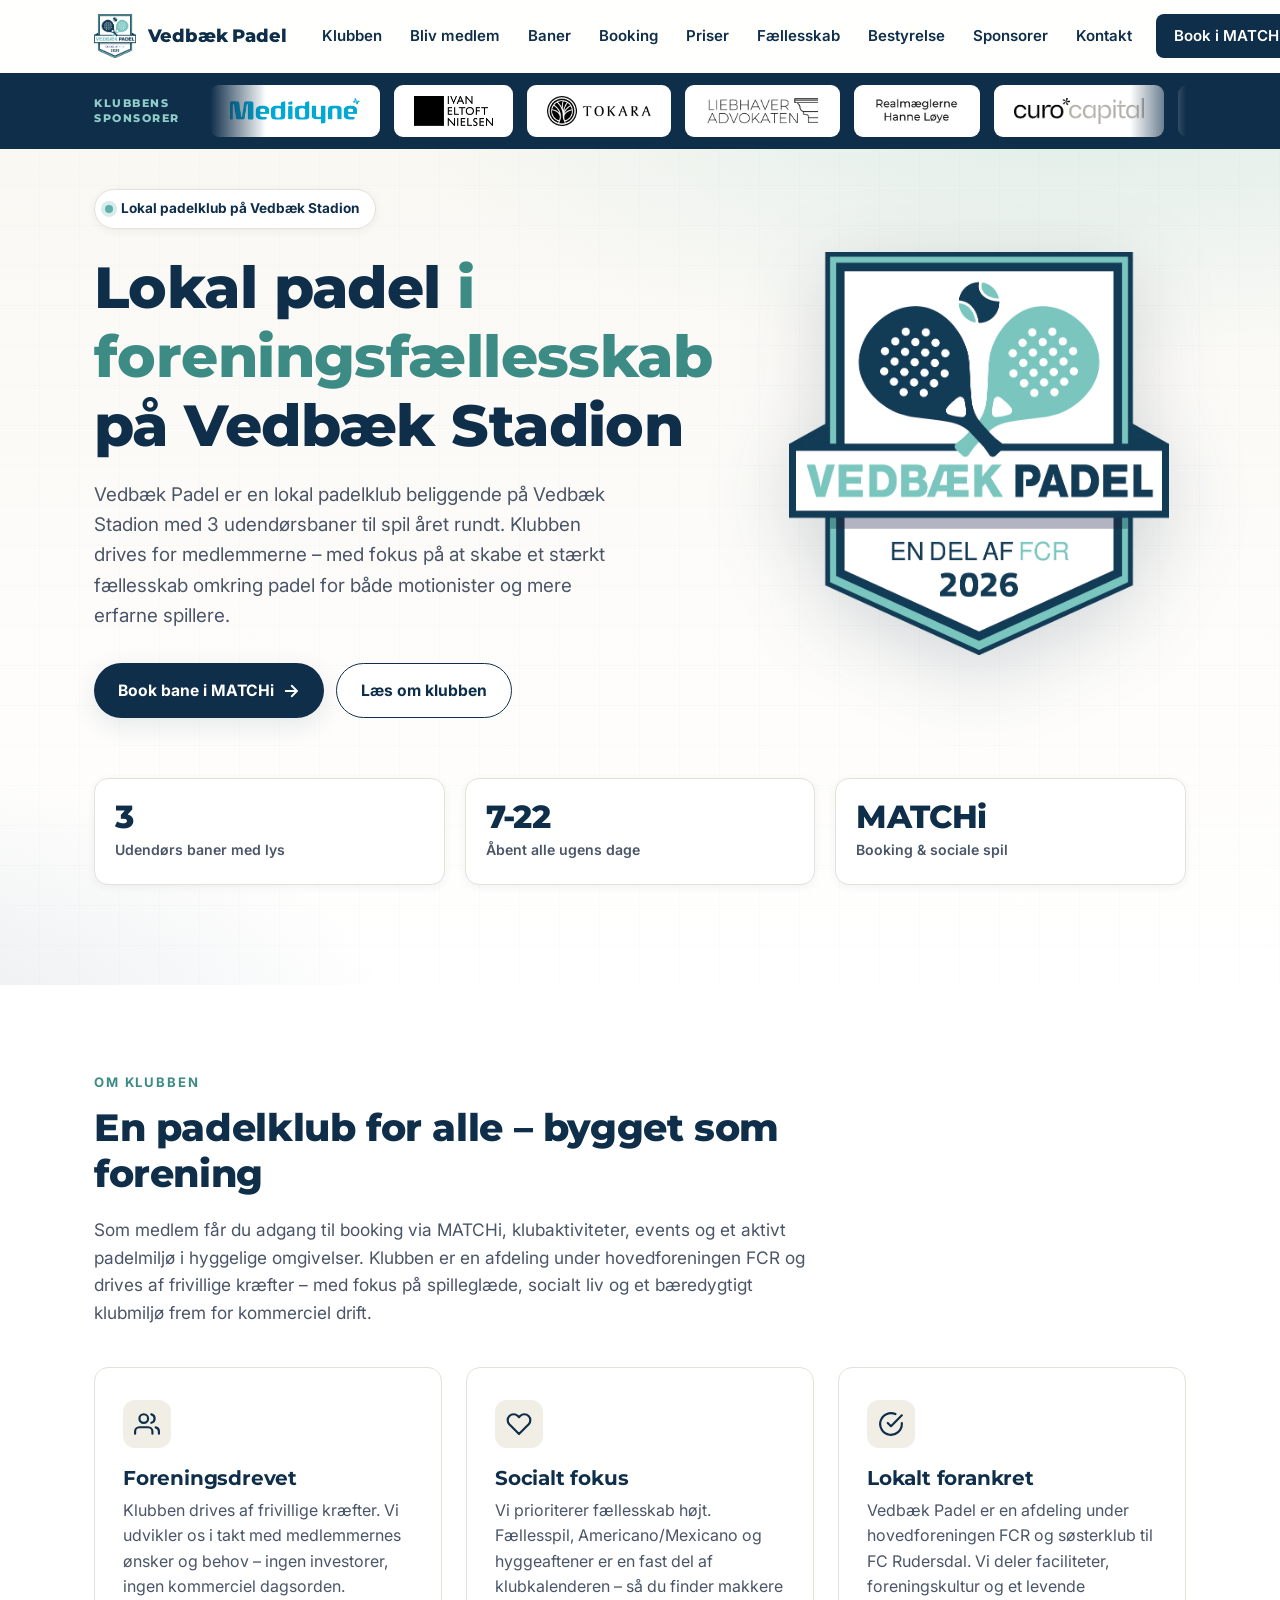
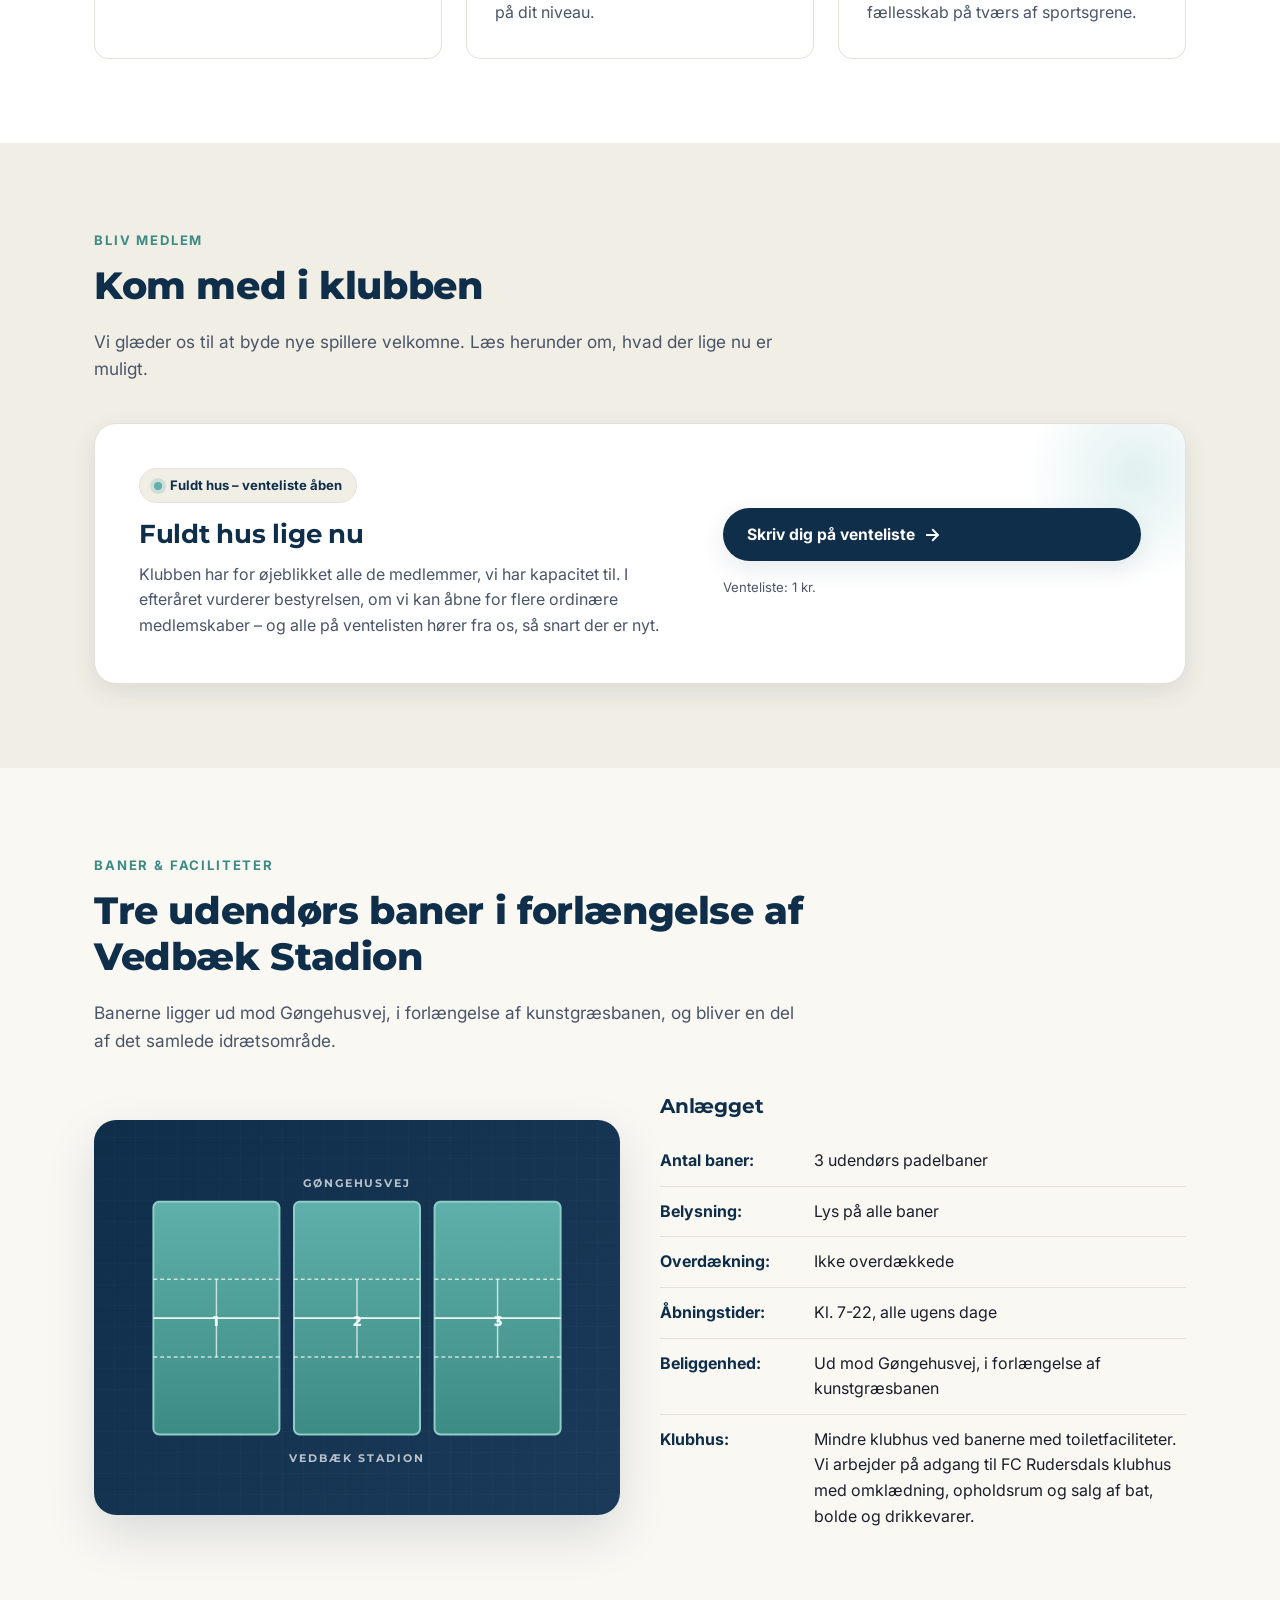
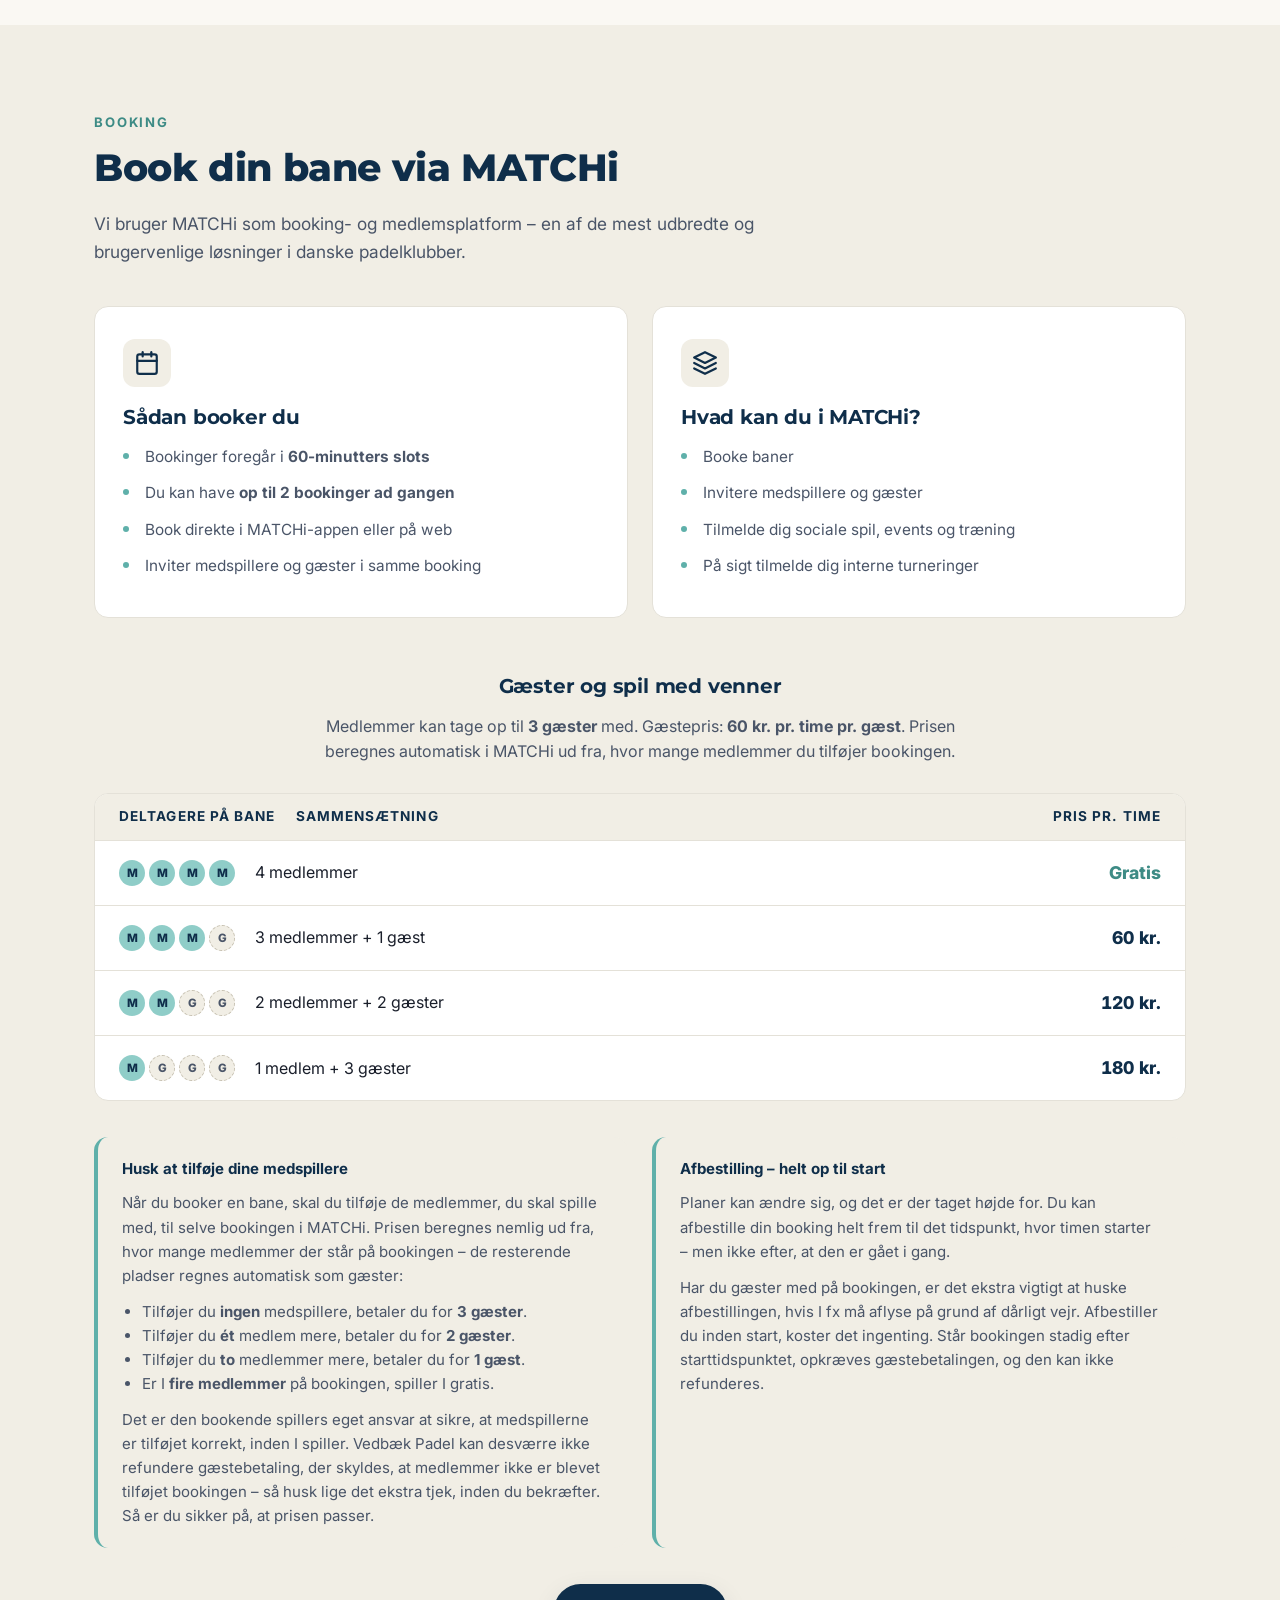
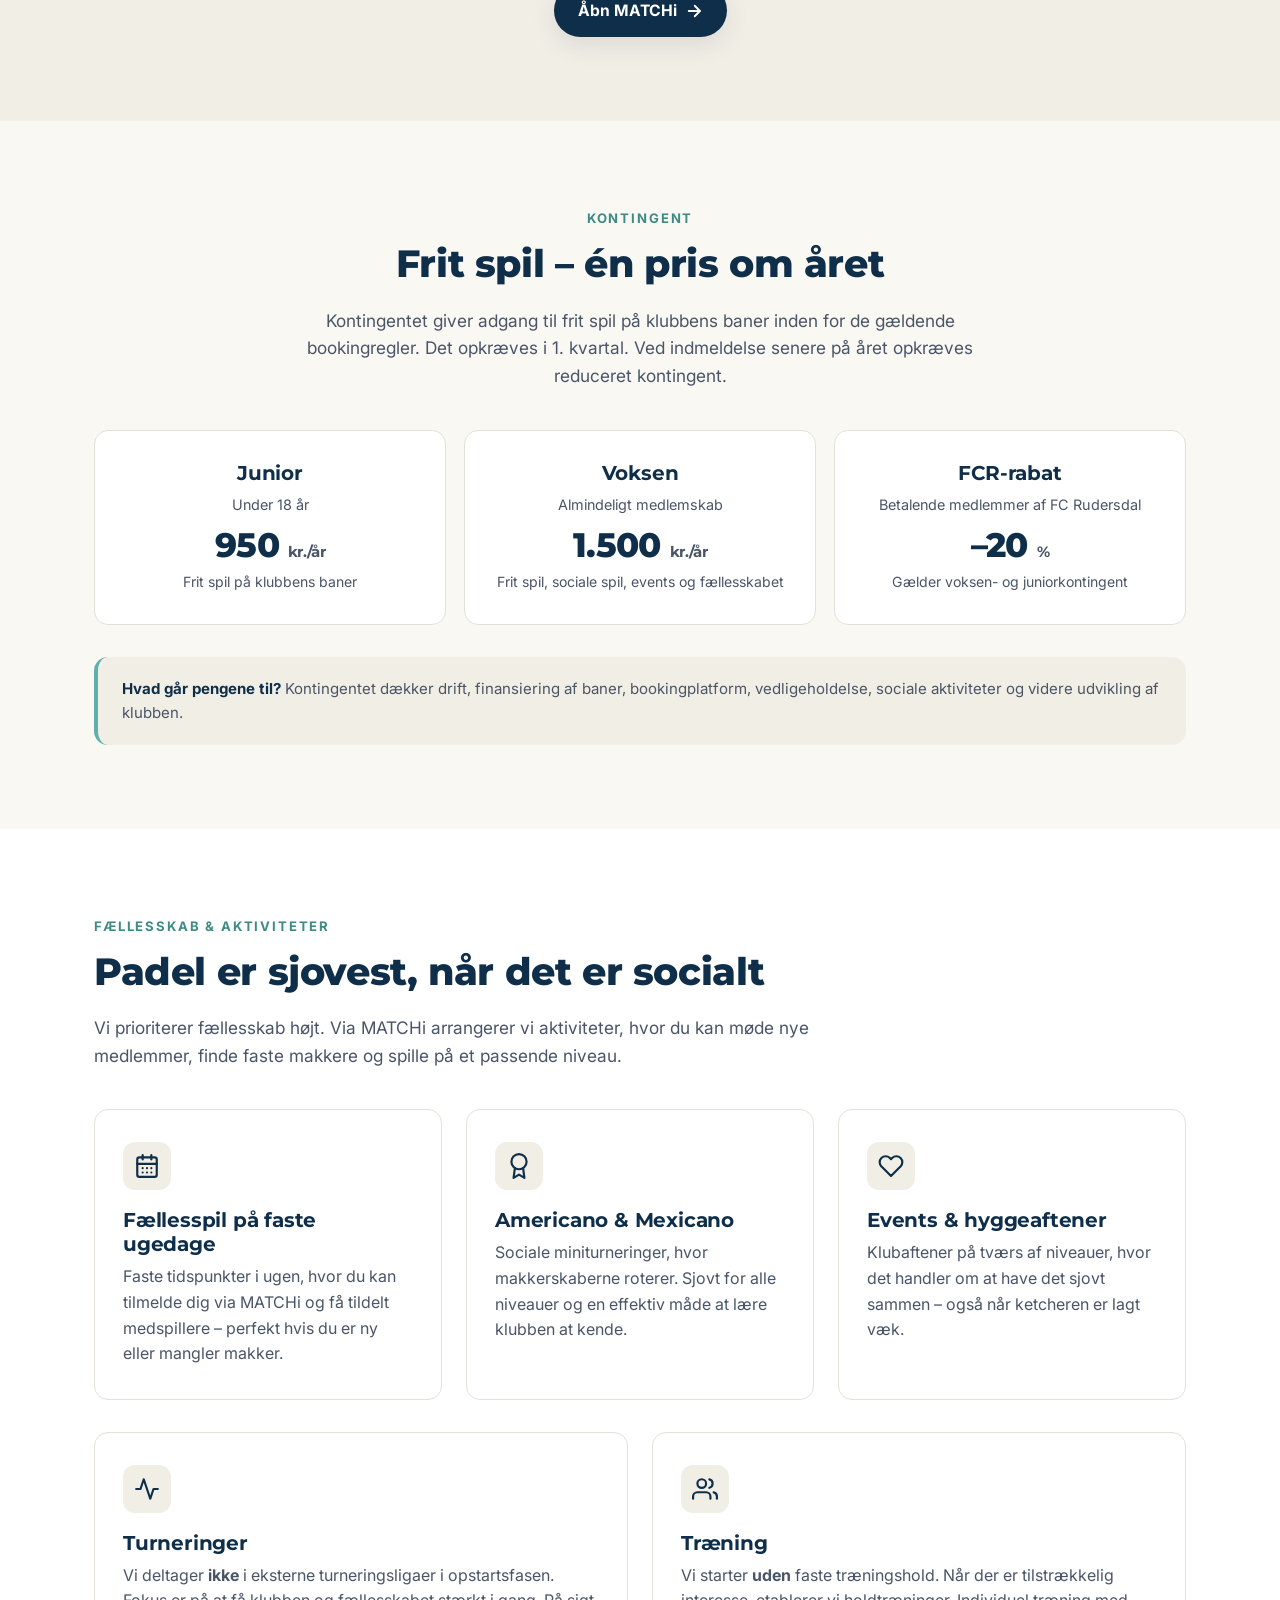
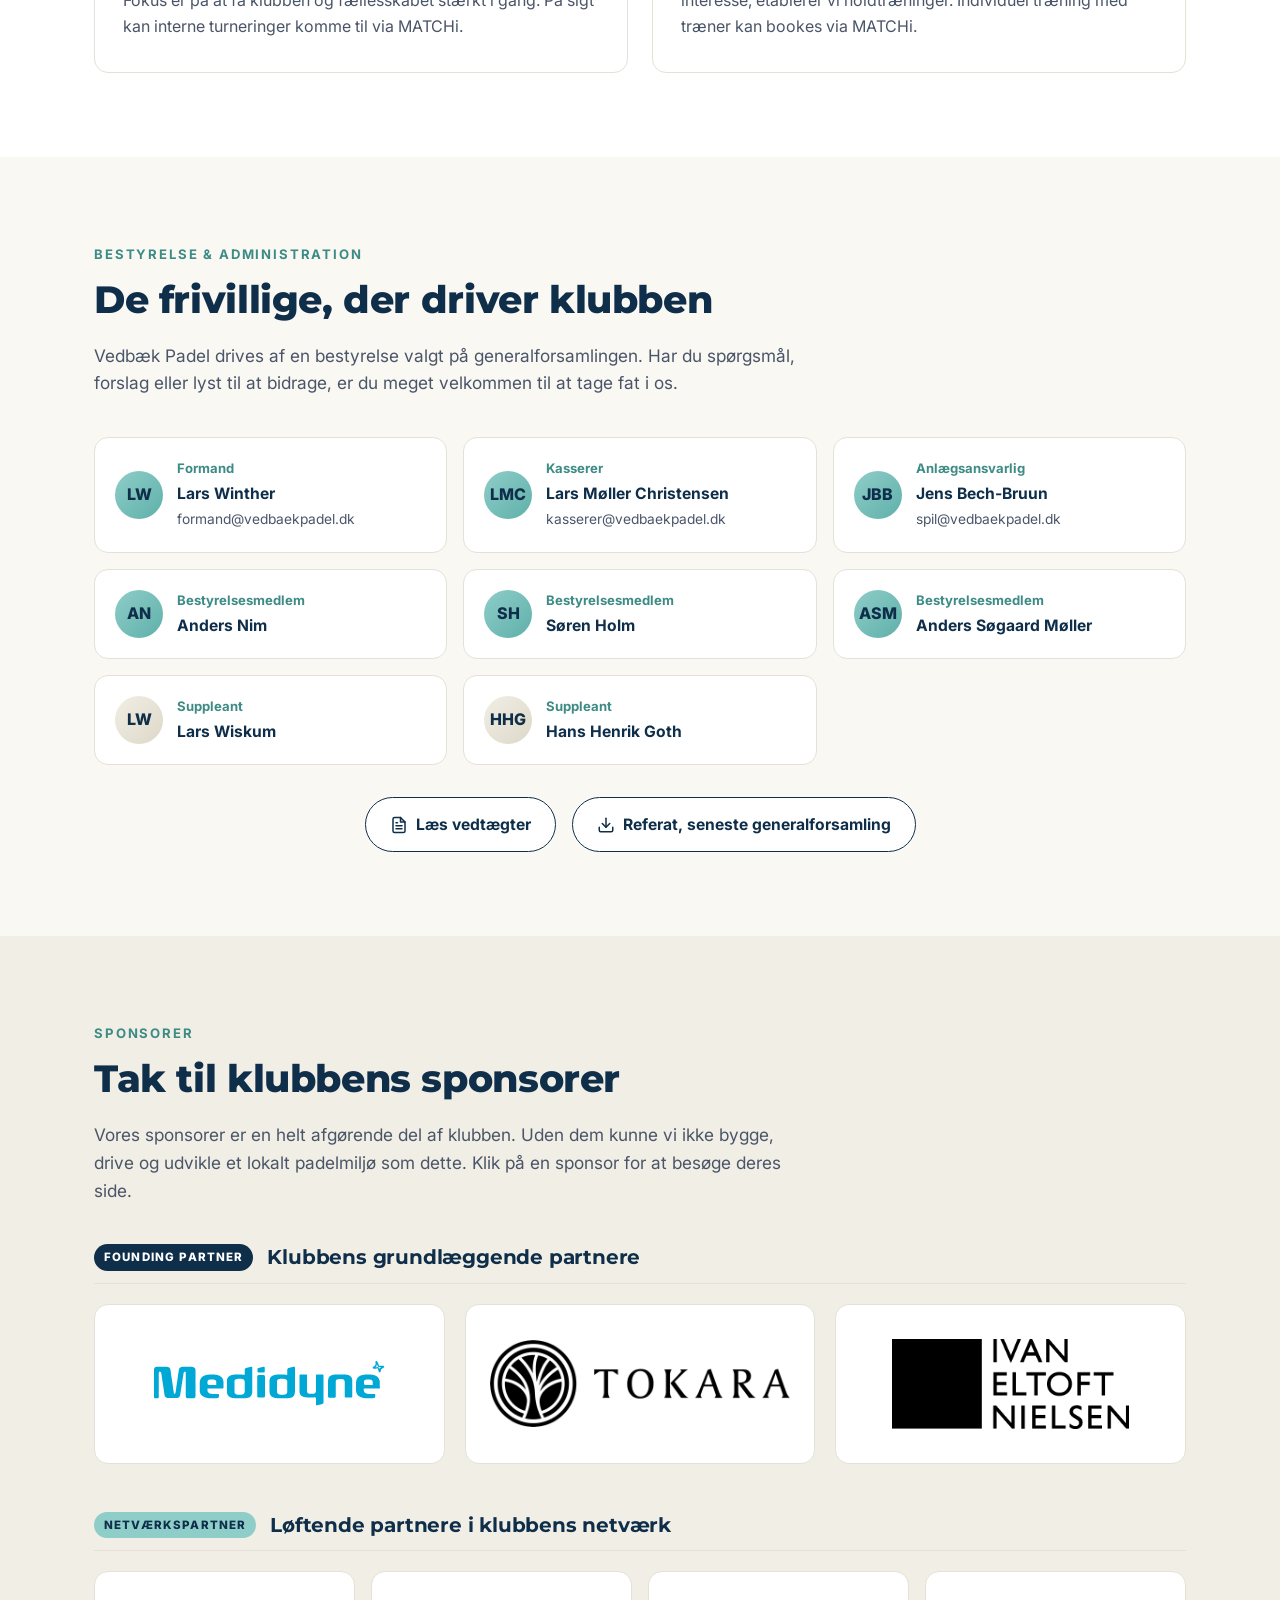
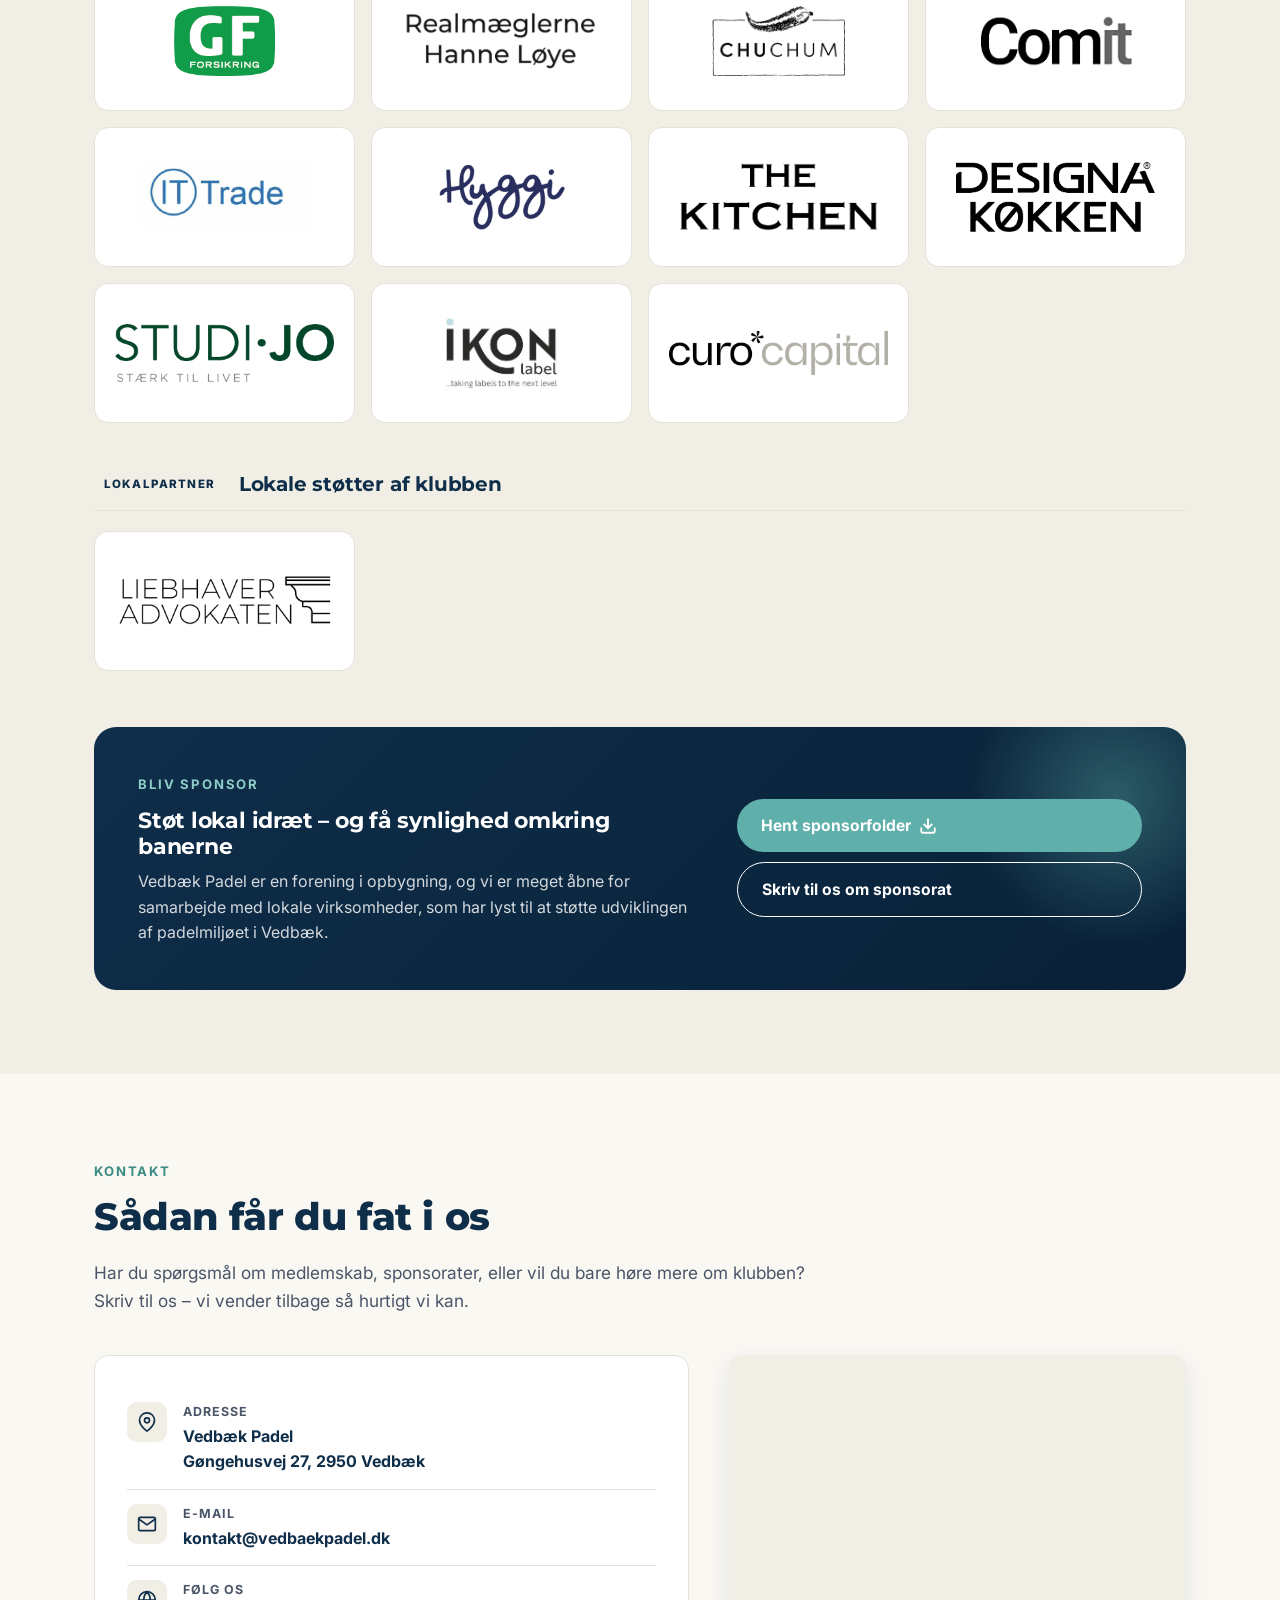
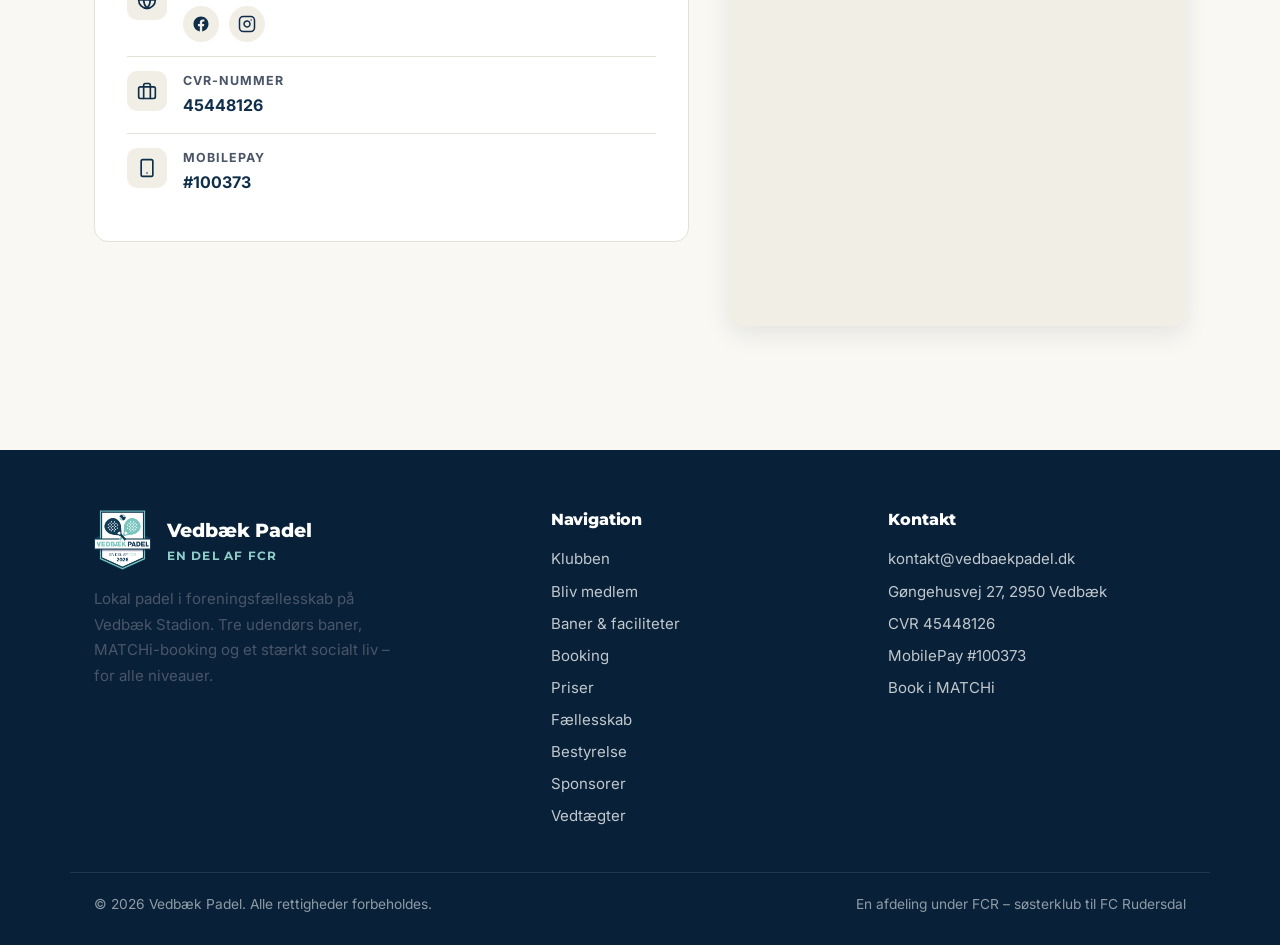
<file: index.html>
<!DOCTYPE html>
<html lang="da">
<head>
<meta charset="UTF-8">
<meta name="viewport" content="width=device-width, initial-scale=1.0">
<title>Vedbæk Padel – Lokal padel i foreningsfællesskab</title>
<meta name="description" content="Vedbæk Padel er en lokal padelklub på Vedbæk Stadion med 3 udendørsbaner, MATCHi-booking og et stærkt socialt fællesskab for både motionister og erfarne spillere.">
<link rel="preconnect" href="https://fonts.googleapis.com">
<link rel="preconnect" href="https://fonts.gstatic.com" crossorigin>
<link href="https://fonts.googleapis.com/css2?family=Inter:wght@400;500;600;700;800&family=Montserrat:wght@400;500;600;700;800;900&display=swap" rel="stylesheet">
<link rel="stylesheet" href="assets/css/styles.css?v=20260912">
<link rel="icon" type="image/x-icon" href="assets/img/icons/favicon.ico">
<link rel="icon" type="image/png" sizes="32x32" href="assets/img/icons/favicon-32x32.png">
<link rel="icon" type="image/png" sizes="16x16" href="assets/img/icons/favicon-16x16.png">
<link rel="apple-touch-icon" sizes="180x180" href="assets/img/icons/apple-touch-icon.png">
<link rel="manifest" href="assets/site.webmanifest">
</head>
<body>

<!-- ==================== NAV ==================== -->
<nav class="nav" id="nav">
  <div class="nav-inner">
    <a href="#top" class="nav-brand">
      <img src="assets/img/logo-vedbaek-padel.png" alt="Vedbæk Padel logo">
      Vedbæk Padel
    </a>
    <button class="nav-toggle" id="navToggle" aria-label="Åben menu">
      <svg viewBox="0 0 24 24" fill="none" stroke="currentColor" stroke-width="2.5" stroke-linecap="round"><line x1="4" y1="7" x2="20" y2="7"/><line x1="4" y1="12" x2="20" y2="12"/><line x1="4" y1="17" x2="20" y2="17"/></svg>
    </button>
    <div class="nav-links" id="navLinks">
      <a href="#om-klubben">Klubben</a>
      <a href="#bliv-medlem">Bliv medlem</a>
      <a href="#baner">Baner</a>
      <a href="#booking">Booking</a>
      <a href="#priser">Priser</a>
      <a href="#faellesskab">Fællesskab</a>
      <a href="#bestyrelse">Bestyrelse</a>
      <a href="#sponsorer">Sponsorer</a>
      <a href="#kontakt">Kontakt</a>
      <a href="https://www.matchi.se/facilities/vedbaekpadelklub" class="cta" target="_blank" rel="noopener">Book i MATCHi</a>
    </div>
  </div>
</nav>

<!-- ==================== SPONSORBÅND ==================== -->
<div class="sponsor-band-strip">
  <div class="sponsor-band-inner">
    <a class="sponsor-band-label" href="#sponsorer">Klubbens sponsorer</a>
    <div class="sponsor-band">
      <!-- Logoer indsættes af renderSponsorBand() i assets/js/main.js -->
      <div class="sponsor-band-track" id="sponsorBandTrack"></div>
    </div>
  </div>
</div>

<!-- ==================== HERO ==================== -->
<section class="hero" id="top">
  <div class="container">
    <div class="hero-inner">
      <div>
        <span class="hero-badge">
          <span class="dot"></span>
          Lokal padelklub på Vedbæk Stadion
        </span>
        <h1>Lokal padel <span class="accent">i foreningsfællesskab</span> på Vedbæk Stadion</h1>
        <p class="hero-lead">Vedbæk Padel er en lokal padelklub beliggende på Vedbæk Stadion med 3 udendørsbaner til spil året rundt. Klubben drives for medlemmerne – med fokus på at skabe et stærkt fællesskab omkring padel for både motionister og mere erfarne spillere.</p>
        <div class="hero-ctas">
          <a href="https://www.matchi.se/facilities/vedbaekpadelklub" class="btn btn-primary" target="_blank" rel="noopener">
            Book bane i MATCHi
            <svg width="18" height="18" viewBox="0 0 24 24" fill="none" stroke="currentColor" stroke-width="2.5" stroke-linecap="round"><path d="M5 12h14M13 5l7 7-7 7"/></svg>
          </a>
          <a href="#om-klubben" class="btn btn-secondary">Læs om klubben</a>
        </div>
      </div>
      <div class="hero-visual">
        <img src="assets/img/logo-vedbaek-padel.png" alt="Vedbæk Padel klublogo">
      </div>
    </div>

    <div class="hero-quick">
      <div class="quick-card">
        <div class="num">3</div>
        <div class="lbl">Udendørs baner med lys</div>
      </div>
      <div class="quick-card">
        <div class="num">7-22</div>
        <div class="lbl">Åbent alle ugens dage</div>
      </div>
      <div class="quick-card">
        <div class="num">MATCHi</div>
        <div class="lbl">Booking &amp; sociale spil</div>
      </div>
    </div>
  </div>
</section>

<!-- ==================== OM KLUBBEN ==================== -->
<section class="section section-alt" id="om-klubben">
  <div class="container">
    <div class="section-title">
      <span class="eyebrow">Om klubben</span>
      <h2>En padelklub for alle – bygget som forening</h2>
      <p>Som medlem får du adgang til booking via MATCHi, klubaktiviteter, events og et aktivt padelmiljø i hyggelige omgivelser. Klubben er en afdeling under hovedforeningen FCR og drives af frivillige kræfter – med fokus på spilleglæde, socialt liv og et bæredygtigt klubmiljø frem for kommerciel drift.</p>
    </div>

    <div class="grid-3">
      <div class="card">
        <div class="icon">
          <svg viewBox="0 0 24 24" fill="none" stroke="currentColor" stroke-width="2" stroke-linecap="round" stroke-linejoin="round"><path d="M17 21v-2a4 4 0 0 0-4-4H5a4 4 0 0 0-4 4v2"/><circle cx="9" cy="7" r="4"/><path d="M23 21v-2a4 4 0 0 0-3-3.87"/><path d="M16 3.13a4 4 0 0 1 0 7.75"/></svg>
        </div>
        <h3>Foreningsdrevet</h3>
        <p>Klubben drives af frivillige kræfter. Vi udvikler os i takt med medlemmernes ønsker og behov – ingen investorer, ingen kommerciel dagsorden.</p>
      </div>
      <div class="card">
        <div class="icon">
          <svg viewBox="0 0 24 24" fill="none" stroke="currentColor" stroke-width="2" stroke-linecap="round" stroke-linejoin="round"><path d="M20.84 4.61a5.5 5.5 0 0 0-7.78 0L12 5.67l-1.06-1.06a5.5 5.5 0 0 0-7.78 7.78l1.06 1.06L12 21.23l7.78-7.78 1.06-1.06a5.5 5.5 0 0 0 0-7.78z"/></svg>
        </div>
        <h3>Socialt fokus</h3>
        <p>Vi prioriterer fællesskab højt. Fællesspil, Americano/Mexicano og hyggeaftener er en fast del af klubkalenderen – så du finder makkere på dit niveau.</p>
      </div>
      <div class="card">
        <div class="icon">
          <svg viewBox="0 0 24 24" fill="none" stroke="currentColor" stroke-width="2" stroke-linecap="round" stroke-linejoin="round"><path d="M22 11.08V12a10 10 0 1 1-5.93-9.14"/><polyline points="22 4 12 14.01 9 11.01"/></svg>
        </div>
        <h3>Lokalt forankret</h3>
        <p>Vedbæk Padel er en afdeling under hovedforeningen FCR og søsterklub til FC Rudersdal. Vi deler faciliteter, foreningskultur og et levende fællesskab på tværs af sportsgrene.</p>
      </div>
    </div>
  </div>
</section>

<!-- ==================== BLIV MEDLEM ==================== -->
<section class="section section-sand" id="bliv-medlem">
  <div class="container">
    <div class="section-title">
      <span class="eyebrow">Bliv medlem</span>
      <h2>Kom med i klubben</h2>
      <p>Vi glæder os til at byde nye spillere velkomne. Læs herunder om, hvad der lige nu er muligt.</p>
    </div>

    <div class="membership-card">
      <div class="membership-lead">
        <span class="membership-status-pill">
          <span class="dot"></span>
          Fuldt hus – venteliste åben
        </span>
        <h3>Fuldt hus lige nu</h3>
        <p>Klubben har for øjeblikket alle de medlemmer, vi har kapacitet til. I efteråret vurderer bestyrelsen, om vi kan åbne for flere ordinære medlemskaber – og alle på ventelisten hører fra os, så snart der er nyt.</p>
      </div>
      <div class="membership-actions">
        <a href="https://www.matchi.se/forms/13zdvATIFhzZsz9usVMx" class="btn btn-primary" target="_blank" rel="noopener">
          Skriv dig på venteliste
          <svg width="18" height="18" viewBox="0 0 24 24" fill="none" stroke="currentColor" stroke-width="2.5" stroke-linecap="round"><path d="M5 12h14M13 5l7 7-7 7"/></svg>
        </a>
        <p style="font-size:0.82rem; color:var(--ink-muted); margin-top:4px;">Venteliste: 1 kr.</p>
      </div>
    </div>
  </div>
</section>

<!-- ==================== BANER ==================== -->
<section class="section" id="baner">
  <div class="container">
    <div class="section-title">
      <span class="eyebrow">Baner &amp; faciliteter</span>
      <h2>Tre udendørs baner i forlængelse af Vedbæk Stadion</h2>
      <p>Banerne ligger ud mod Gøngehusvej, i forlængelse af kunstgræsbanen, og bliver en del af det samlede idrætsområde.</p>
    </div>

    <div class="facility-grid">
      <div class="facility-visual">
        <svg class="courts-svg" viewBox="0 0 460 320" xmlns="http://www.w3.org/2000/svg">
          <defs>
            <linearGradient id="courtGrad" x1="0" y1="0" x2="0" y2="1">
              <stop offset="0%" stop-color="#5FB0AA"/>
              <stop offset="100%" stop-color="#3D8B85"/>
            </linearGradient>
          </defs>
          <g transform="translate(20,40)">
            <rect x="0" y="0" width="130" height="240" rx="6" fill="url(#courtGrad)" stroke="#8FCDC8" stroke-width="2"/>
            <line x1="0" y1="120" x2="130" y2="120" stroke="#fff" stroke-width="2" opacity="0.9"/>
            <line x1="0" y1="80" x2="130" y2="80" stroke="#fff" stroke-width="1.5" opacity="0.7" stroke-dasharray="4 3"/>
            <line x1="0" y1="160" x2="130" y2="160" stroke="#fff" stroke-width="1.5" opacity="0.7" stroke-dasharray="4 3"/>
            <line x1="65" y1="80" x2="65" y2="160" stroke="#fff" stroke-width="1.5" opacity="0.7"/>
            <text x="65" y="128" text-anchor="middle" fill="#fff" font-family="Montserrat, Inter, sans-serif" font-size="14" font-weight="800" opacity="0.9">1</text>
          </g>
          <g transform="translate(165,40)">
            <rect x="0" y="0" width="130" height="240" rx="6" fill="url(#courtGrad)" stroke="#8FCDC8" stroke-width="2"/>
            <line x1="0" y1="120" x2="130" y2="120" stroke="#fff" stroke-width="2" opacity="0.9"/>
            <line x1="0" y1="80" x2="130" y2="80" stroke="#fff" stroke-width="1.5" opacity="0.7" stroke-dasharray="4 3"/>
            <line x1="0" y1="160" x2="130" y2="160" stroke="#fff" stroke-width="1.5" opacity="0.7" stroke-dasharray="4 3"/>
            <line x1="65" y1="80" x2="65" y2="160" stroke="#fff" stroke-width="1.5" opacity="0.7"/>
            <text x="65" y="128" text-anchor="middle" fill="#fff" font-family="Montserrat, Inter, sans-serif" font-size="14" font-weight="800" opacity="0.9">2</text>
          </g>
          <g transform="translate(310,40)">
            <rect x="0" y="0" width="130" height="240" rx="6" fill="url(#courtGrad)" stroke="#8FCDC8" stroke-width="2"/>
            <line x1="0" y1="120" x2="130" y2="120" stroke="#fff" stroke-width="2" opacity="0.9"/>
            <line x1="0" y1="80" x2="130" y2="80" stroke="#fff" stroke-width="1.5" opacity="0.7" stroke-dasharray="4 3"/>
            <line x1="0" y1="160" x2="130" y2="160" stroke="#fff" stroke-width="1.5" opacity="0.7" stroke-dasharray="4 3"/>
            <line x1="65" y1="80" x2="65" y2="160" stroke="#fff" stroke-width="1.5" opacity="0.7"/>
            <text x="65" y="128" text-anchor="middle" fill="#fff" font-family="Montserrat, Inter, sans-serif" font-size="14" font-weight="800" opacity="0.9">3</text>
          </g>
          <text x="230" y="25" text-anchor="middle" fill="#fff" font-family="Montserrat, Inter, sans-serif" font-size="11" font-weight="700" opacity="0.7" letter-spacing="2">GØNGEHUSVEJ</text>
          <text x="230" y="308" text-anchor="middle" fill="#fff" font-family="Montserrat, Inter, sans-serif" font-size="11" font-weight="700" opacity="0.7" letter-spacing="2">VEDBÆK STADION</text>
        </svg>
      </div>
      <div>
        <h3>Anlægget</h3>
        <ul class="facility-list">
          <li><strong>Antal baner:</strong><span>3 udendørs padelbaner</span></li>
          <li><strong>Belysning:</strong><span>Lys på alle baner</span></li>
          <li><strong>Overdækning:</strong><span>Ikke overdækkede</span></li>
          <li><strong>Åbningstider:</strong><span>Kl. 7-22, alle ugens dage</span></li>
          <li><strong>Beliggenhed:</strong><span>Ud mod Gøngehusvej, i forlængelse af kunstgræsbanen</span></li>
          <li><strong>Klubhus:</strong><span>Mindre klubhus ved banerne med toiletfaciliteter. Vi arbejder på adgang til FC Rudersdals klubhus med omklædning, opholdsrum og salg af bat, bolde og drikkevarer.</span></li>
        </ul>
      </div>
    </div>
  </div>
</section>

<!-- ==================== BOOKING ==================== -->
<section class="section section-sand" id="booking">
  <div class="container">
    <div class="section-title">
      <span class="eyebrow">Booking</span>
      <h2>Book din bane via MATCHi</h2>
      <p>Vi bruger MATCHi som booking- og medlemsplatform – en af de mest udbredte og brugervenlige løsninger i danske padelklubber.</p>
    </div>

    <div class="grid-2">
      <div class="card">
        <div class="icon">
          <svg viewBox="0 0 24 24" fill="none" stroke="currentColor" stroke-width="2" stroke-linecap="round" stroke-linejoin="round"><rect x="3" y="4" width="18" height="18" rx="2"/><line x1="16" y1="2" x2="16" y2="6"/><line x1="8" y1="2" x2="8" y2="6"/><line x1="3" y1="10" x2="21" y2="10"/></svg>
        </div>
        <h3>Sådan booker du</h3>
        <ul>
          <li>Bookinger foregår i <strong>60-minutters slots</strong></li>
          <li>Du kan have <strong>op til 2 bookinger ad gangen</strong></li>
          <li>Book direkte i MATCHi-appen eller på web</li>
          <li>Inviter medspillere og gæster i samme booking</li>
        </ul>
      </div>
      <div class="card">
        <div class="icon">
          <svg viewBox="0 0 24 24" fill="none" stroke="currentColor" stroke-width="2" stroke-linecap="round" stroke-linejoin="round"><path d="M12 2L2 7l10 5 10-5-10-5z"/><path d="M2 17l10 5 10-5"/><path d="M2 12l10 5 10-5"/></svg>
        </div>
        <h3>Hvad kan du i MATCHi?</h3>
        <ul>
          <li>Booke baner</li>
          <li>Invitere medspillere og gæster</li>
          <li>Tilmelde dig sociale spil, events og træning</li>
          <li>På sigt tilmelde dig interne turneringer</li>
        </ul>
      </div>
    </div>

    <h3 style="margin-top:56px; margin-bottom:16px; text-align:center;">Gæster og spil med venner</h3>
    <p style="text-align:center; max-width:640px; margin:0 auto 28px;">Medlemmer kan tage op til <strong>3 gæster</strong> med. Gæstepris: <strong>60 kr. pr. time pr. gæst</strong>. Prisen beregnes automatisk i MATCHi ud fra, hvor mange medlemmer du tilføjer bookingen.</p>

    <div class="guest-table">
      <div class="guest-row header">
        <div>Deltagere på bane</div>
        <div>Sammensætning</div>
        <div style="text-align:right;">Pris pr. time</div>
      </div>
      <div class="guest-row">
        <div class="guest-count">
          <span class="player-dot member">M</span>
          <span class="player-dot member">M</span>
          <span class="player-dot member">M</span>
          <span class="player-dot member">M</span>
        </div>
        <div>4 medlemmer</div>
        <div class="guest-price free">Gratis</div>
      </div>
      <div class="guest-row">
        <div class="guest-count">
          <span class="player-dot member">M</span>
          <span class="player-dot member">M</span>
          <span class="player-dot member">M</span>
          <span class="player-dot guest">G</span>
        </div>
        <div>3 medlemmer + 1 gæst</div>
        <div class="guest-price">60 kr.</div>
      </div>
      <div class="guest-row">
        <div class="guest-count">
          <span class="player-dot member">M</span>
          <span class="player-dot member">M</span>
          <span class="player-dot guest">G</span>
          <span class="player-dot guest">G</span>
        </div>
        <div>2 medlemmer + 2 gæster</div>
        <div class="guest-price">120 kr.</div>
      </div>
      <div class="guest-row">
        <div class="guest-count">
          <span class="player-dot member">M</span>
          <span class="player-dot guest">G</span>
          <span class="player-dot guest">G</span>
          <span class="player-dot guest">G</span>
        </div>
        <div>1 medlem + 3 gæster</div>
        <div class="guest-price">180 kr.</div>
      </div>
    </div>

    <div class="grid-2" style="margin-top:36px;">
      <div class="info-note">
        <strong style="color:var(--navy); display:block; margin-bottom:10px;">Husk at tilføje dine medspillere</strong>
        <p style="margin:0 0 12px;">Når du booker en bane, skal du tilføje de medlemmer, du skal spille med, til selve bookingen i MATCHi. Prisen beregnes nemlig ud fra, hvor mange medlemmer der står på bookingen – de resterende pladser regnes automatisk som gæster:</p>
        <ul style="margin:0 0 12px; padding-left:20px;">
          <li>Tilføjer du <strong>ingen</strong> medspillere, betaler du for <strong>3 gæster</strong>.</li>
          <li>Tilføjer du <strong>ét</strong> medlem mere, betaler du for <strong>2 gæster</strong>.</li>
          <li>Tilføjer du <strong>to</strong> medlemmer mere, betaler du for <strong>1 gæst</strong>.</li>
          <li>Er I <strong>fire medlemmer</strong> på bookingen, spiller I gratis.</li>
        </ul>
        <p style="margin:0;">Det er den bookende spillers eget ansvar at sikre, at medspillerne er tilføjet korrekt, inden I spiller. Vedbæk Padel kan desværre ikke refundere gæstebetaling, der skyldes, at medlemmer ikke er blevet tilføjet bookingen – så husk lige det ekstra tjek, inden du bekræfter. Så er du sikker på, at prisen passer.</p>
      </div>
      <div class="info-note">
        <strong style="color:var(--navy); display:block; margin-bottom:10px;">Afbestilling – helt op til start</strong>
        <p style="margin:0 0 12px;">Planer kan ændre sig, og det er der taget højde for. Du kan afbestille din booking helt frem til det tidspunkt, hvor timen starter – men ikke efter, at den er gået i gang.</p>
        <p style="margin:0;">Har du gæster med på bookingen, er det ekstra vigtigt at huske afbestillingen, hvis I fx må aflyse på grund af dårligt vejr. Afbestiller du inden start, koster det ingenting. Står bookingen stadig efter starttidspunktet, opkræves gæstebetalingen, og den kan ikke refunderes.</p>
      </div>
    </div>

    <div style="text-align:center; margin-top:36px;">
      <a href="https://www.matchi.se/facilities/vedbaekpadelklub" class="btn btn-primary" target="_blank" rel="noopener">
        Åbn MATCHi
        <svg width="18" height="18" viewBox="0 0 24 24" fill="none" stroke="currentColor" stroke-width="2.5" stroke-linecap="round"><path d="M5 12h14M13 5l7 7-7 7"/></svg>
      </a>
    </div>
  </div>
</section>

<!-- ==================== PRISER ==================== -->
<section class="section" id="priser">
  <div class="container">
    <div class="section-title" style="margin-left:auto; margin-right:auto; text-align:center;">
      <span class="eyebrow">Kontingent</span>
      <h2>Frit spil – én pris om året</h2>
      <p>Kontingentet giver adgang til frit spil på klubbens baner inden for de gældende bookingregler. Det opkræves i 1. kvartal. Ved indmeldelse senere på året opkræves reduceret kontingent.</p>
    </div>

    <div class="price-grid">
      <div class="price-card">
        <h3>Junior</h3>
        <p class="desc">Under 18 år</p>
        <div class="amount">950 <small>kr./år</small></div>
        <p class="foot">Frit spil på klubbens baner</p>
      </div>
      <div class="price-card">
        <h3>Voksen</h3>
        <p class="desc">Almindeligt medlemskab</p>
        <div class="amount">1.500 <small>kr./år</small></div>
        <p class="foot">Frit spil, sociale spil, events og fællesskabet</p>
      </div>
      <div class="price-card">
        <h3>FCR-rabat</h3>
        <p class="desc">Betalende medlemmer af FC Rudersdal</p>
        <div class="amount">–20 <small>%</small></div>
        <p class="foot">Gælder voksen- og juniorkontingent</p>
      </div>
    </div>

    <div class="info-note" style="margin-top:32px;">
      <strong style="color:var(--navy);">Hvad går pengene til?</strong> Kontingentet dækker drift, finansiering af baner, bookingplatform, vedligeholdelse, sociale aktiviteter og videre udvikling af klubben.
    </div>
  </div>
</section>

<!-- ==================== FÆLLESSKAB ==================== -->
<section class="section section-alt" id="faellesskab">
  <div class="container">
    <div class="section-title">
      <span class="eyebrow">Fællesskab &amp; aktiviteter</span>
      <h2>Padel er sjovest, når det er socialt</h2>
      <p>Vi prioriterer fællesskab højt. Via MATCHi arrangerer vi aktiviteter, hvor du kan møde nye medlemmer, finde faste makkere og spille på et passende niveau.</p>
    </div>

    <div class="grid-3">
      <div class="card">
        <div class="icon">
          <svg viewBox="0 0 24 24" fill="none" stroke="currentColor" stroke-width="2" stroke-linecap="round" stroke-linejoin="round"><rect x="3" y="4" width="18" height="18" rx="2"/><line x1="16" y1="2" x2="16" y2="6"/><line x1="8" y1="2" x2="8" y2="6"/><line x1="3" y1="10" x2="21" y2="10"/><path d="M8 14h.01M12 14h.01M16 14h.01M8 18h.01M12 18h.01M16 18h.01"/></svg>
        </div>
        <h3>Fællesspil på faste ugedage</h3>
        <p>Faste tidspunkter i ugen, hvor du kan tilmelde dig via MATCHi og få tildelt medspillere – perfekt hvis du er ny eller mangler makker.</p>
      </div>
      <div class="card">
        <div class="icon">
          <svg viewBox="0 0 24 24" fill="none" stroke="currentColor" stroke-width="2" stroke-linecap="round" stroke-linejoin="round"><circle cx="12" cy="8" r="7"/><polyline points="8.21 13.89 7 23 12 20 17 23 15.79 13.88"/></svg>
        </div>
        <h3>Americano &amp; Mexicano</h3>
        <p>Sociale miniturneringer, hvor makkerskaberne roterer. Sjovt for alle niveauer og en effektiv måde at lære klubben at kende.</p>
      </div>
      <div class="card">
        <div class="icon">
          <svg viewBox="0 0 24 24" fill="none" stroke="currentColor" stroke-width="2" stroke-linecap="round" stroke-linejoin="round"><path d="M20.84 4.61a5.5 5.5 0 0 0-7.78 0L12 5.67l-1.06-1.06a5.5 5.5 0 0 0-7.78 7.78l1.06 1.06L12 21.23l7.78-7.78 1.06-1.06a5.5 5.5 0 0 0 0-7.78z"/></svg>
        </div>
        <h3>Events &amp; hyggeaftener</h3>
        <p>Klubaftener på tværs af niveauer, hvor det handler om at have det sjovt sammen – også når ketcheren er lagt væk.</p>
      </div>
    </div>

    <div class="grid-2" style="margin-top:32px;">
      <div class="card">
        <div class="icon">
          <svg viewBox="0 0 24 24" fill="none" stroke="currentColor" stroke-width="2" stroke-linecap="round" stroke-linejoin="round"><path d="M22 12h-4l-3 9L9 3l-3 9H2"/></svg>
        </div>
        <h3>Turneringer</h3>
        <p>Vi deltager <strong>ikke</strong> i eksterne turneringsligaer i opstartsfasen. Fokus er på at få klubben og fællesskabet stærkt i gang. På sigt kan interne turneringer komme til via MATCHi.</p>
      </div>
      <div class="card">
        <div class="icon">
          <svg viewBox="0 0 24 24" fill="none" stroke="currentColor" stroke-width="2" stroke-linecap="round" stroke-linejoin="round"><path d="M17 21v-2a4 4 0 0 0-4-4H5a4 4 0 0 0-4 4v2"/><circle cx="9" cy="7" r="4"/><path d="M23 21v-2a4 4 0 0 0-3-3.87"/><path d="M16 3.13a4 4 0 0 1 0 7.75"/></svg>
        </div>
        <h3>Træning</h3>
        <p>Vi starter <strong>uden</strong> faste træningshold. Når der er tilstrækkelig interesse, etablerer vi holdtræninger. Individuel træning med træner kan bookes via MATCHi.</p>
      </div>
    </div>
  </div>
</section>

<!-- ==================== BESTYRELSE ==================== -->
<section class="section" id="bestyrelse">
  <div class="container">
    <div class="section-title">
      <span class="eyebrow">Bestyrelse &amp; administration</span>
      <h2>De frivillige, der driver klubben</h2>
      <p>Vedbæk Padel drives af en bestyrelse valgt på generalforsamlingen. Har du spørgsmål, forslag eller lyst til at bidrage, er du meget velkommen til at tage fat i os.</p>
    </div>

    <div class="board-grid">
      <div class="board-card">
        <div class="avatar">LW</div>
        <div class="board-info">
          <div class="role">Formand</div>
          <div class="name">Lars Winther</div>
          <a href="mailto:formand@vedbaekpadel.dk">formand@vedbaekpadel.dk</a>
        </div>
      </div>
      <div class="board-card">
        <div class="avatar">LMC</div>
        <div class="board-info">
          <div class="role">Kasserer</div>
          <div class="name">Lars Møller Christensen</div>
          <a href="mailto:kasserer@vedbaekpadel.dk">kasserer@vedbaekpadel.dk</a>
        </div>
      </div>
      <div class="board-card">
        <div class="avatar">JBB</div>
        <div class="board-info">
          <div class="role">Anlægsansvarlig</div>
          <div class="name">Jens Bech-Bruun</div>
          <a href="mailto:spil@vedbaekpadel.dk">spil@vedbaekpadel.dk</a>
        </div>
      </div>
      <div class="board-card">
        <div class="avatar">AN</div>
        <div class="board-info">
          <div class="role">Bestyrelsesmedlem</div>
          <div class="name">Anders Nim</div>
        </div>
      </div>
      <div class="board-card">
        <div class="avatar">SH</div>
        <div class="board-info">
          <div class="role">Bestyrelsesmedlem</div>
          <div class="name">Søren Holm</div>
        </div>
      </div>
      <div class="board-card">
        <div class="avatar">ASM</div>
        <div class="board-info">
          <div class="role">Bestyrelsesmedlem</div>
          <div class="name">Anders Søgaard Møller</div>
        </div>
      </div>
      <div class="board-card">
        <div class="avatar suppleant">LW</div>
        <div class="board-info">
          <div class="role">Suppleant</div>
          <div class="name">Lars Wiskum</div>
        </div>
      </div>
      <div class="board-card">
        <div class="avatar suppleant">HHG</div>
        <div class="board-info">
          <div class="role">Suppleant</div>
          <div class="name">Hans Henrik Goth</div>
        </div>
      </div>
    </div>

    <div class="board-links">
      <a href="vedtaegter.html" class="btn btn-secondary">
        <svg width="18" height="18" viewBox="0 0 24 24" fill="none" stroke="currentColor" stroke-width="2" stroke-linecap="round" stroke-linejoin="round"><path d="M14 2H6a2 2 0 0 0-2 2v16a2 2 0 0 0 2 2h12a2 2 0 0 0 2-2V8z"/><polyline points="14 2 14 8 20 8"/><line x1="16" y1="13" x2="8" y2="13"/><line x1="16" y1="17" x2="8" y2="17"/><polyline points="10 9 9 9 8 9"/></svg>
        Læs vedtægter
      </a>
      <a href="assets/dokumenter/referat-stiftende-generalforsamling-2024-10-21.pdf" class="btn btn-secondary" target="_blank" rel="noopener">
        <svg width="18" height="18" viewBox="0 0 24 24" fill="none" stroke="currentColor" stroke-width="2" stroke-linecap="round" stroke-linejoin="round"><path d="M21 15v4a2 2 0 0 1-2 2H5a2 2 0 0 1-2-2v-4"/><polyline points="7 10 12 15 17 10"/><line x1="12" y1="15" x2="12" y2="3"/></svg>
        Referat, seneste generalforsamling
      </a>
    </div>
  </div>
</section>

<!-- ==================== SPONSORER ==================== -->
<section class="section section-sand" id="sponsorer">
  <div class="container">
    <div class="section-title">
      <span class="eyebrow">Sponsorer</span>
      <h2>Tak til klubbens sponsorer</h2>
      <p>Vores sponsorer er en helt afgørende del af klubben. Uden dem kunne vi ikke bygge, drive og udvikle et lokalt padelmiljø som dette. Klik på en sponsor for at besøge deres side.</p>
    </div>

    <div id="sponsorsContainer">
      <!-- Sponsors rendered by JS from SPONSORS array in assets/js/main.js -->
    </div>

    <div class="sponsor-cta-block">
      <div>
        <span class="eyebrow" style="color:var(--teal);">Bliv sponsor</span>
        <h3>Støt lokal idræt – og få synlighed omkring banerne</h3>
        <p>Vedbæk Padel er en forening i opbygning, og vi er meget åbne for samarbejde med lokale virksomheder, som har lyst til at støtte udviklingen af padelmiljøet i Vedbæk.</p>
      </div>
      <div class="actions">
        <a href="https://www-static.fcrudersdal.dk/wp-content/uploads/2026/03/FCR-Padel-sponsor-2.pdf" class="btn btn-teal" target="_blank" rel="noopener">
          Hent sponsorfolder
          <svg width="18" height="18" viewBox="0 0 24 24" fill="none" stroke="currentColor" stroke-width="2.5" stroke-linecap="round"><path d="M21 15v4a2 2 0 0 1-2 2H5a2 2 0 0 1-2-2v-4"/><polyline points="7 10 12 15 17 10"/><line x1="12" y1="15" x2="12" y2="3"/></svg>
        </a>
        <a href="mailto:kontakt@vedbaekpadel.dk?subject=Sponsorat%20Vedb%C3%A6k%20Padel" class="btn btn-secondary">Skriv til os om sponsorat</a>
      </div>
    </div>
  </div>
</section>

<!-- ==================== KONTAKT ==================== -->
<section class="section" id="kontakt">
  <div class="container">
    <div class="section-title">
      <span class="eyebrow">Kontakt</span>
      <h2>Sådan får du fat i os</h2>
      <p>Har du spørgsmål om medlemskab, sponsorater, eller vil du bare høre mere om klubben? Skriv til os – vi vender tilbage så hurtigt vi kan.</p>
    </div>

    <div class="contact-grid">
      <div class="contact-card">
        <div class="contact-row">
          <div class="icon">
            <svg viewBox="0 0 24 24" fill="none" stroke="currentColor" stroke-width="2" stroke-linecap="round" stroke-linejoin="round"><path d="M21 10c0 7-9 13-9 13s-9-6-9-13a9 9 0 0 1 18 0z"/><circle cx="12" cy="10" r="3"/></svg>
          </div>
          <div>
            <div class="label">Adresse</div>
            <div class="val">Vedbæk Padel<br>Gøngehusvej 27, 2950 Vedbæk</div>
          </div>
        </div>
        <div class="contact-row">
          <div class="icon">
            <svg viewBox="0 0 24 24" fill="none" stroke="currentColor" stroke-width="2" stroke-linecap="round" stroke-linejoin="round"><path d="M4 4h16c1.1 0 2 .9 2 2v12c0 1.1-.9 2-2 2H4c-1.1 0-2-.9-2-2V6c0-1.1.9-2 2-2z"/><polyline points="22,6 12,13 2,6"/></svg>
          </div>
          <div>
            <div class="label">E-mail</div>
            <div class="val"><a href="mailto:kontakt@vedbaekpadel.dk">kontakt@vedbaekpadel.dk</a></div>
          </div>
        </div>
        <div class="contact-row">
          <div class="icon">
            <svg viewBox="0 0 24 24" fill="none" stroke="currentColor" stroke-width="2" stroke-linecap="round" stroke-linejoin="round"><circle cx="12" cy="12" r="10"/><path d="M2 12h20M12 2a15.3 15.3 0 0 1 4 10 15.3 15.3 0 0 1-4 10 15.3 15.3 0 0 1-4-10 15.3 15.3 0 0 1 4-10z"/></svg>
          </div>
          <div>
            <div class="label">Følg os</div>
            <div class="social-links">
              <a href="https://www.facebook.com/profile.php?id=61587104096536" target="_blank" rel="noopener" aria-label="Facebook">
                <svg viewBox="0 0 24 24" fill="currentColor"><path d="M22 12c0-5.523-4.477-10-10-10S2 6.477 2 12c0 4.991 3.657 9.128 8.438 9.878v-6.987h-2.54V12h2.54V9.797c0-2.506 1.492-3.89 3.777-3.89 1.094 0 2.238.195 2.238.195v2.46h-1.26c-1.243 0-1.63.771-1.63 1.562V12h2.773l-.443 2.89h-2.33v6.988C18.343 21.128 22 16.99 22 12z"/></svg>
              </a>
              <a href="https://www.instagram.com/vedbaekpadel/" target="_blank" rel="noopener" aria-label="Instagram">
                <svg viewBox="0 0 24 24" fill="none" stroke="currentColor" stroke-width="2" stroke-linecap="round" stroke-linejoin="round"><rect x="2" y="2" width="20" height="20" rx="5" ry="5"/><path d="M16 11.37A4 4 0 1 1 12.63 8 4 4 0 0 1 16 11.37z"/><line x1="17.5" y1="6.5" x2="17.51" y2="6.5"/></svg>
              </a>
            </div>
          </div>
        </div>
        <div class="contact-row">
          <div class="icon">
            <svg viewBox="0 0 24 24" fill="none" stroke="currentColor" stroke-width="2" stroke-linecap="round" stroke-linejoin="round"><rect x="2" y="7" width="20" height="14" rx="2"/><path d="M16 21V5a2 2 0 0 0-2-2h-4a2 2 0 0 0-2 2v16"/></svg>
          </div>
          <div>
            <div class="label">CVR-nummer</div>
            <div class="val">45448126</div>
          </div>
        </div>
        <div class="contact-row">
          <div class="icon">
            <svg viewBox="0 0 24 24" fill="none" stroke="currentColor" stroke-width="2" stroke-linecap="round" stroke-linejoin="round"><rect x="5" y="2" width="14" height="20" rx="2"/><line x1="12" y1="18" x2="12" y2="18"/></svg>
          </div>
          <div>
            <div class="label">MobilePay</div>
            <div class="val">#100373</div>
          </div>
        </div>
      </div>

      <div class="map-wrap">
        <iframe
          src="https://www.openstreetmap.org/export/embed.html?bbox=12.5540%2C55.8460%2C12.5680%2C55.8540&amp;layer=mapnik&amp;marker=55.8500%2C12.5609"
          loading="lazy"
          title="Kort over Vedbæk Stadion, Gøngehusvej 27, 2950 Vedbæk"></iframe>
      </div>
    </div>
  </div>
</section>

<!-- ==================== FOOTER ==================== -->
<footer>
  <div class="container">
    <div>
      <div class="brand">
        <img src="assets/img/logo-vedbaek-padel.png" alt="Vedbæk Padel">
        <div>
          <div class="brand-text">Vedbæk Padel <small>En del af FCR</small></div>
        </div>
      </div>
      <p class="about">Lokal padel i foreningsfællesskab på Vedbæk Stadion. Tre udendørs baner, MATCHi-booking og et stærkt socialt liv – for alle niveauer.</p>
    </div>
    <div>
      <h4>Navigation</h4>
      <a href="#om-klubben">Klubben</a>
      <a href="#bliv-medlem">Bliv medlem</a>
      <a href="#baner">Baner &amp; faciliteter</a>
      <a href="#booking">Booking</a>
      <a href="#priser">Priser</a>
      <a href="#faellesskab">Fællesskab</a>
      <a href="#bestyrelse">Bestyrelse</a>
      <a href="#sponsorer">Sponsorer</a>
      <a href="vedtaegter.html">Vedtægter</a>
    </div>
    <div>
      <h4>Kontakt</h4>
      <a href="mailto:kontakt@vedbaekpadel.dk">kontakt@vedbaekpadel.dk</a>
      <a>Gøngehusvej 27, 2950 Vedbæk</a>
      <a>CVR 45448126</a>
      <a>MobilePay #100373</a>
      <a href="https://www.matchi.se/facilities/vedbaekpadelklub" target="_blank" rel="noopener">Book i MATCHi</a>
    </div>
  </div>
  <div class="bottom">
    <div>© 2026 Vedbæk Padel. Alle rettigheder forbeholdes.</div>
    <div>En afdeling under FCR – søsterklub til FC Rudersdal</div>
  </div>
</footer>

<script src="assets/js/main.js?v=20260912"></script>

</body>
</html>
</file>
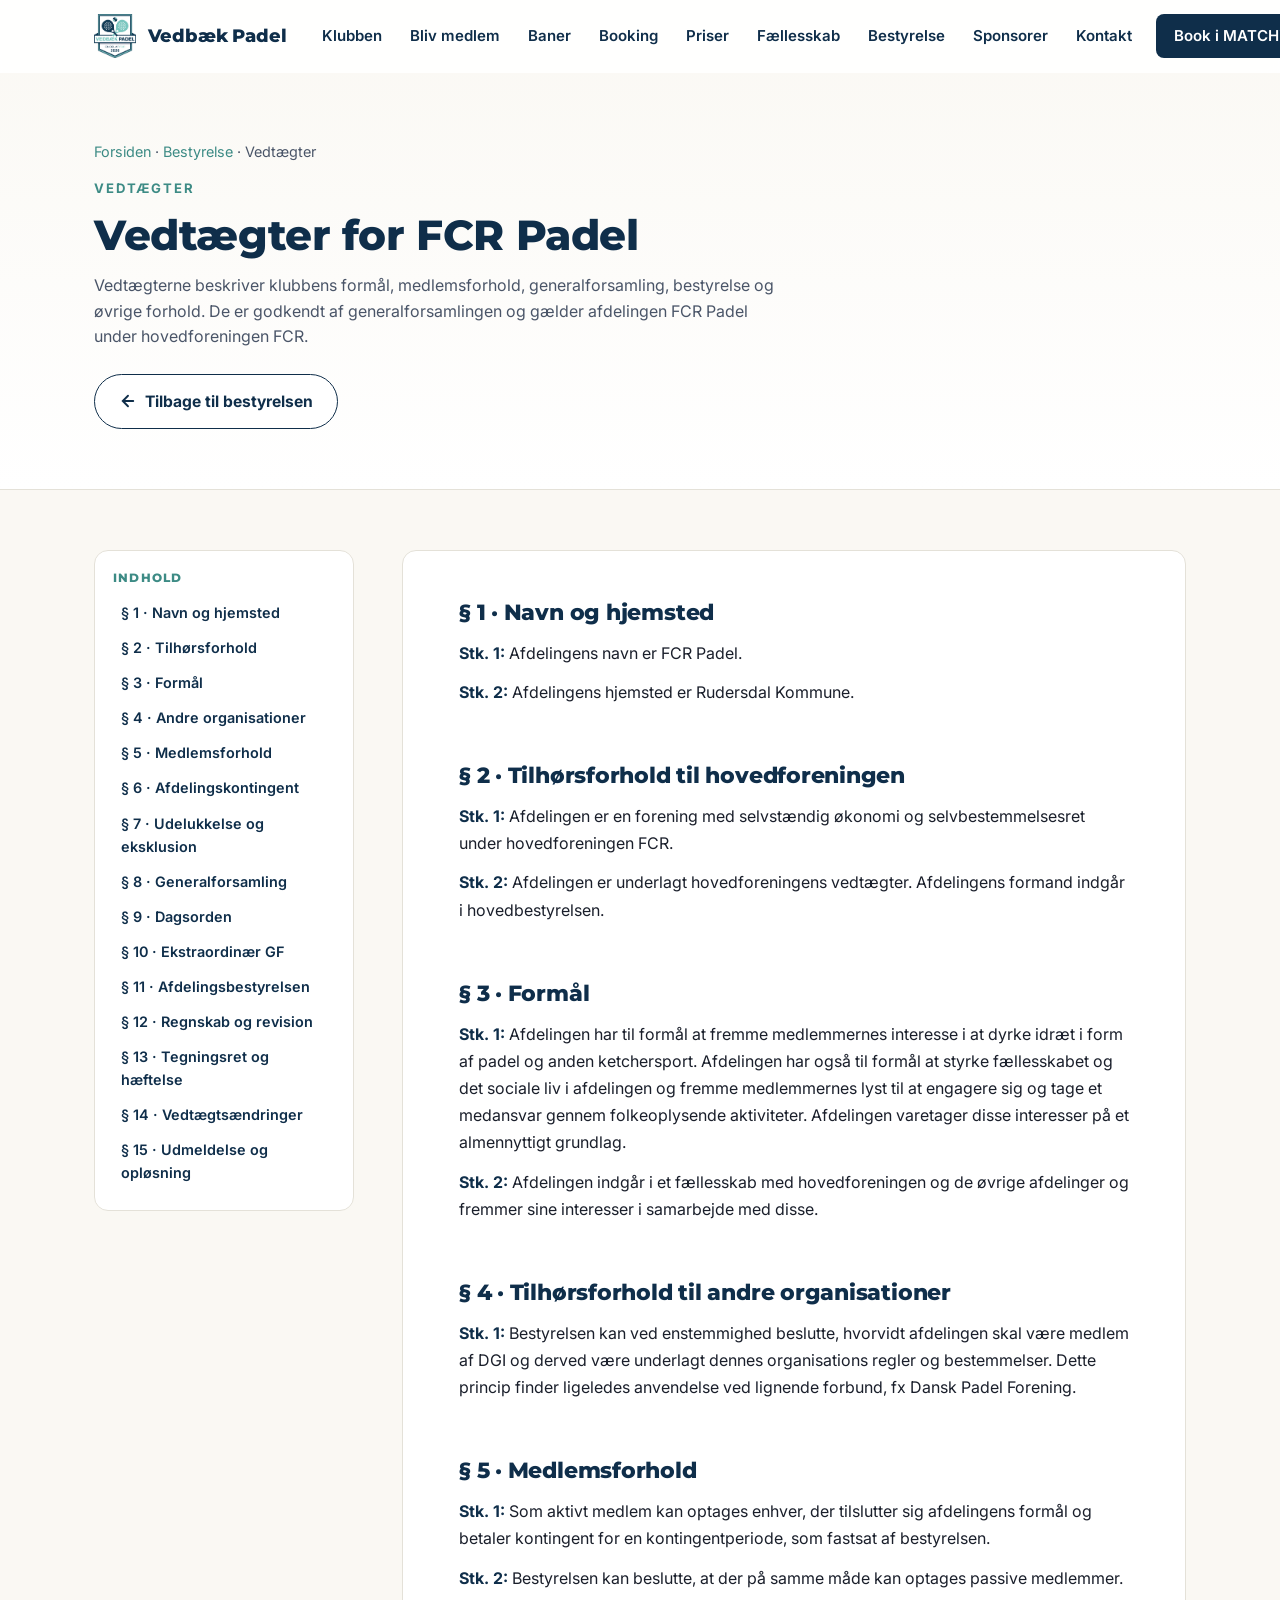
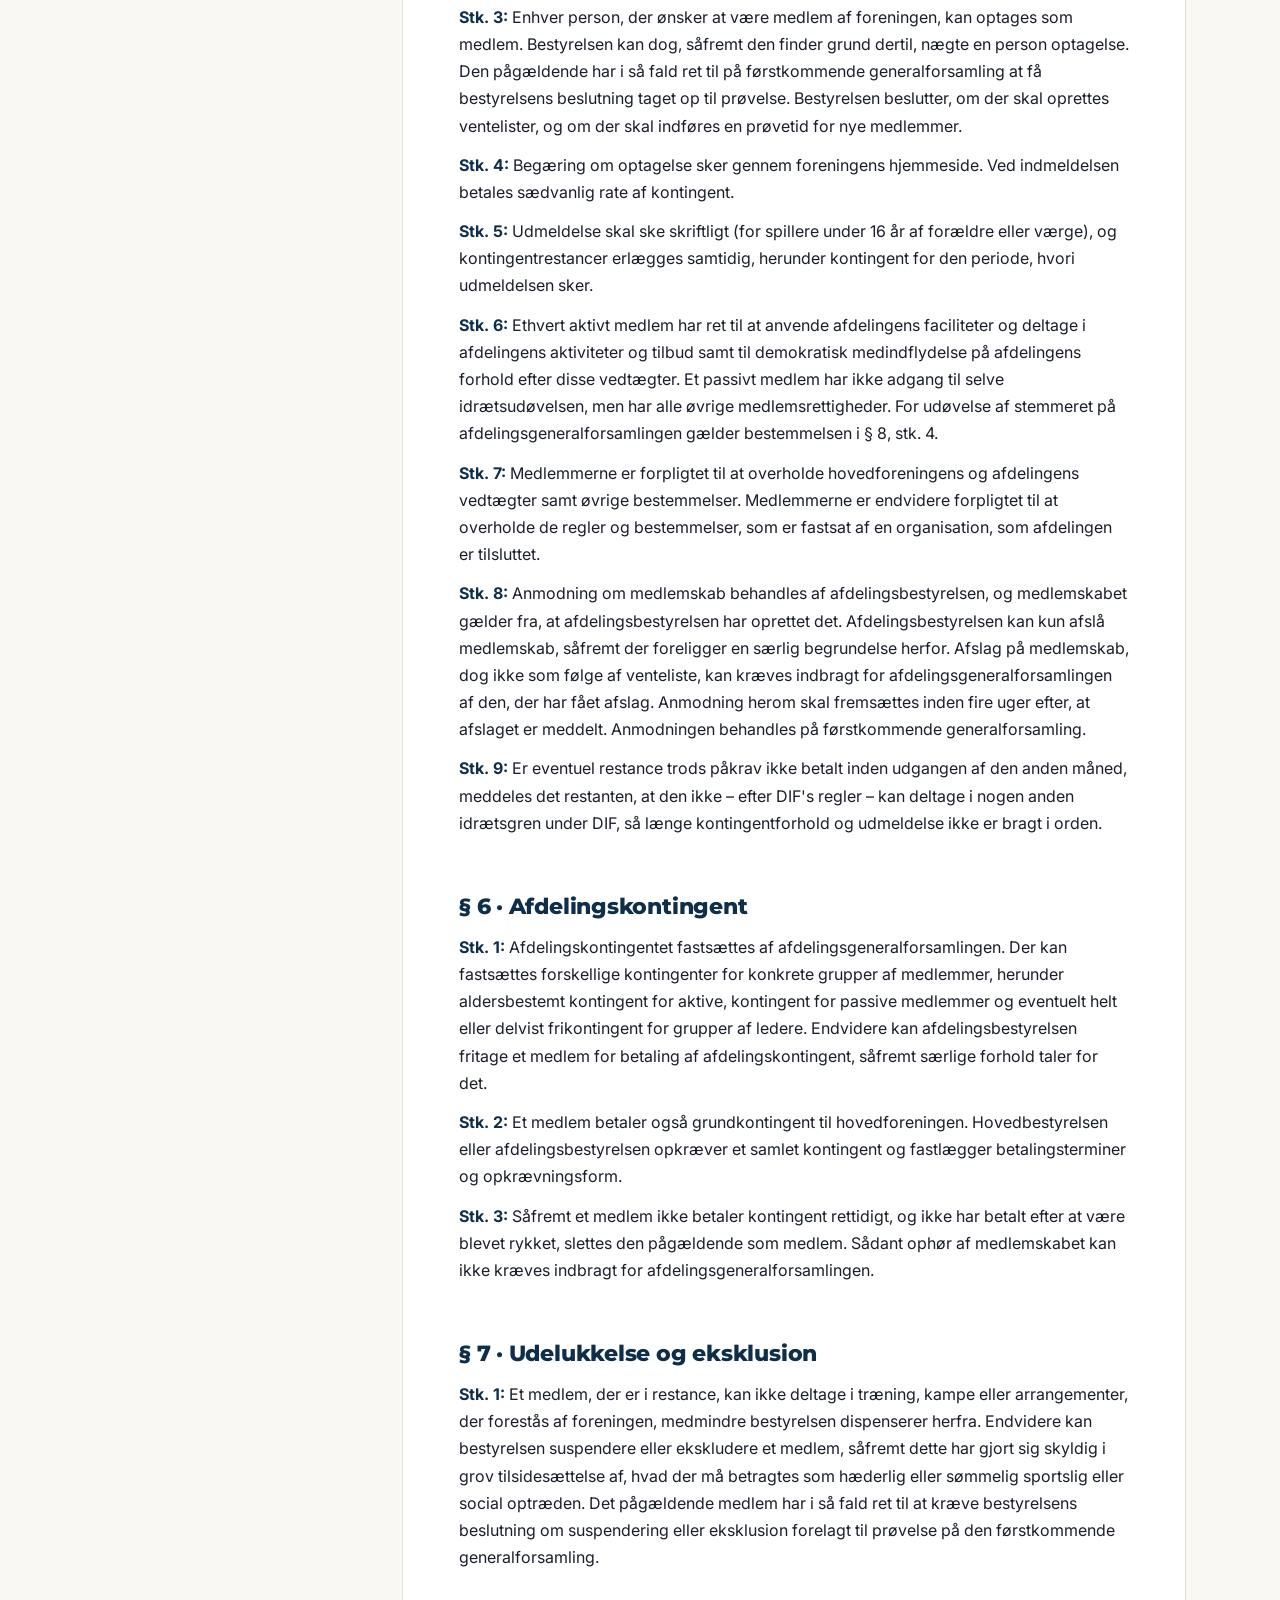
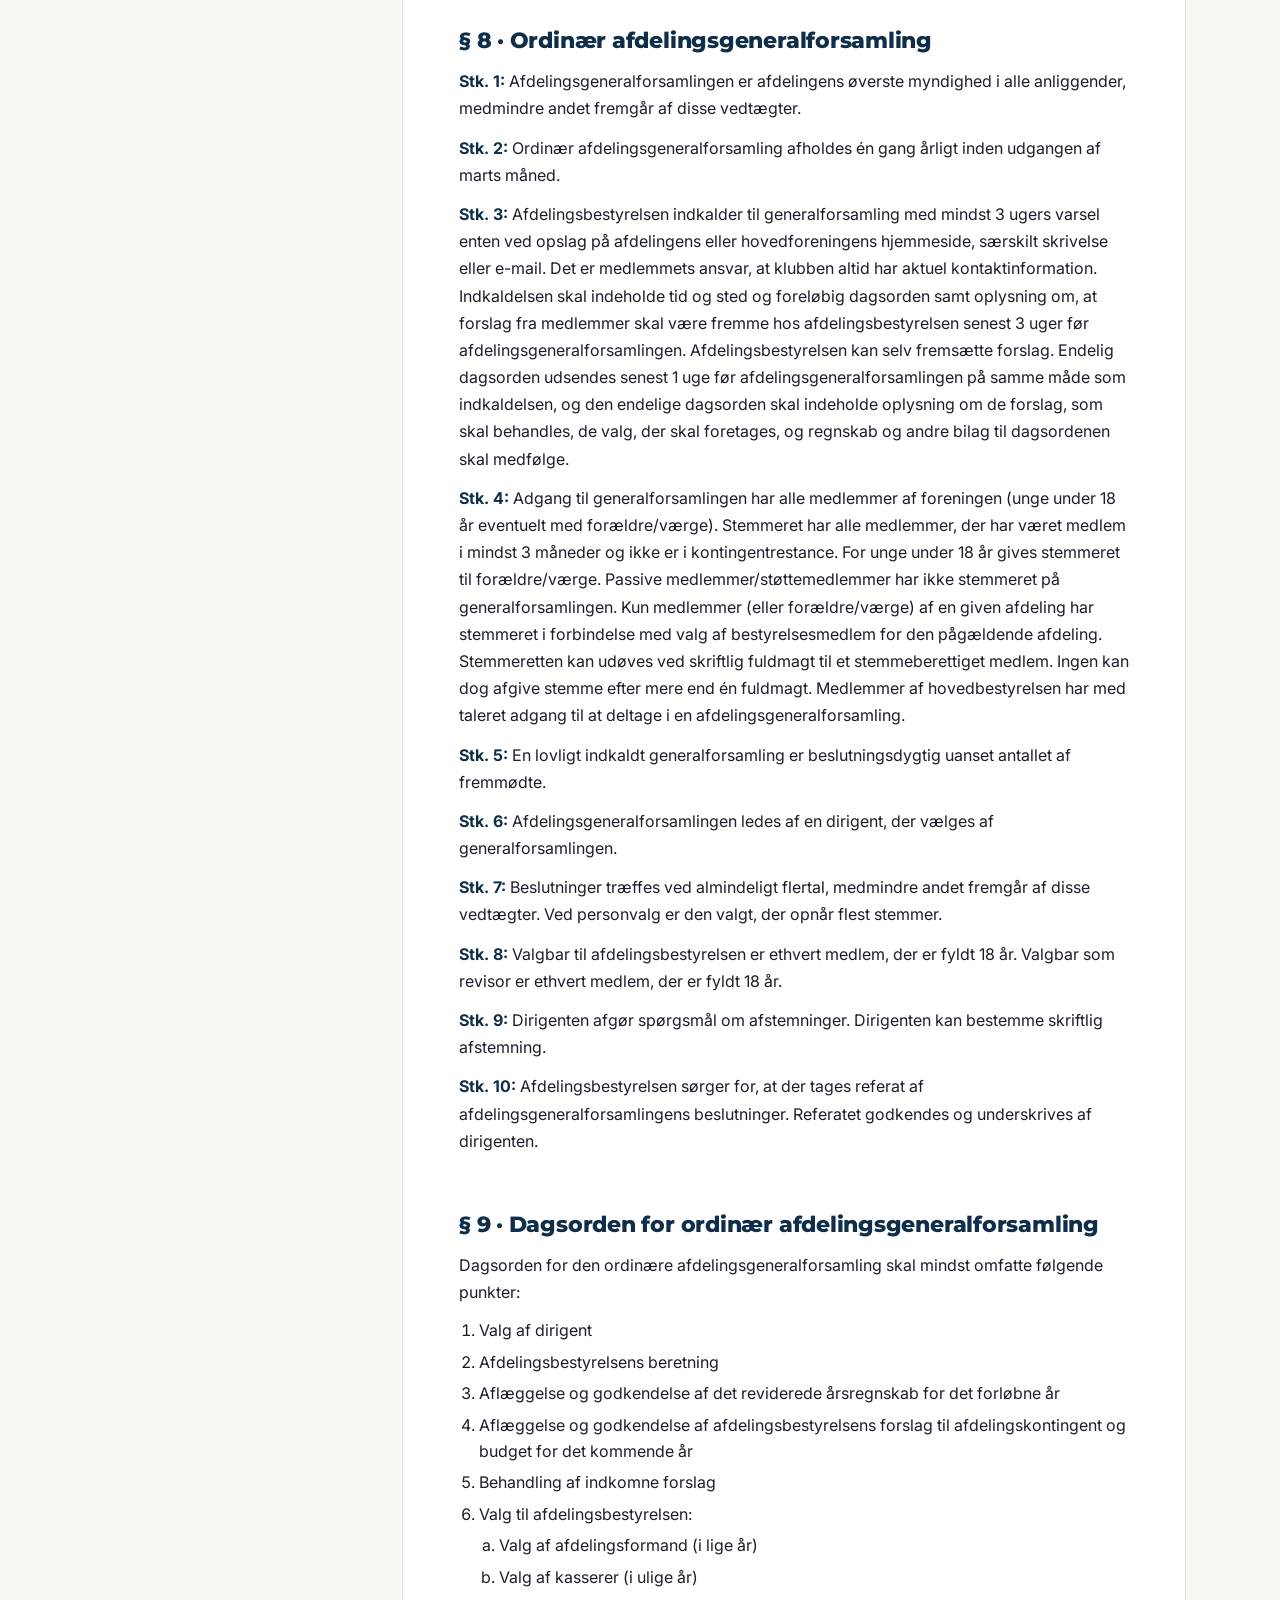
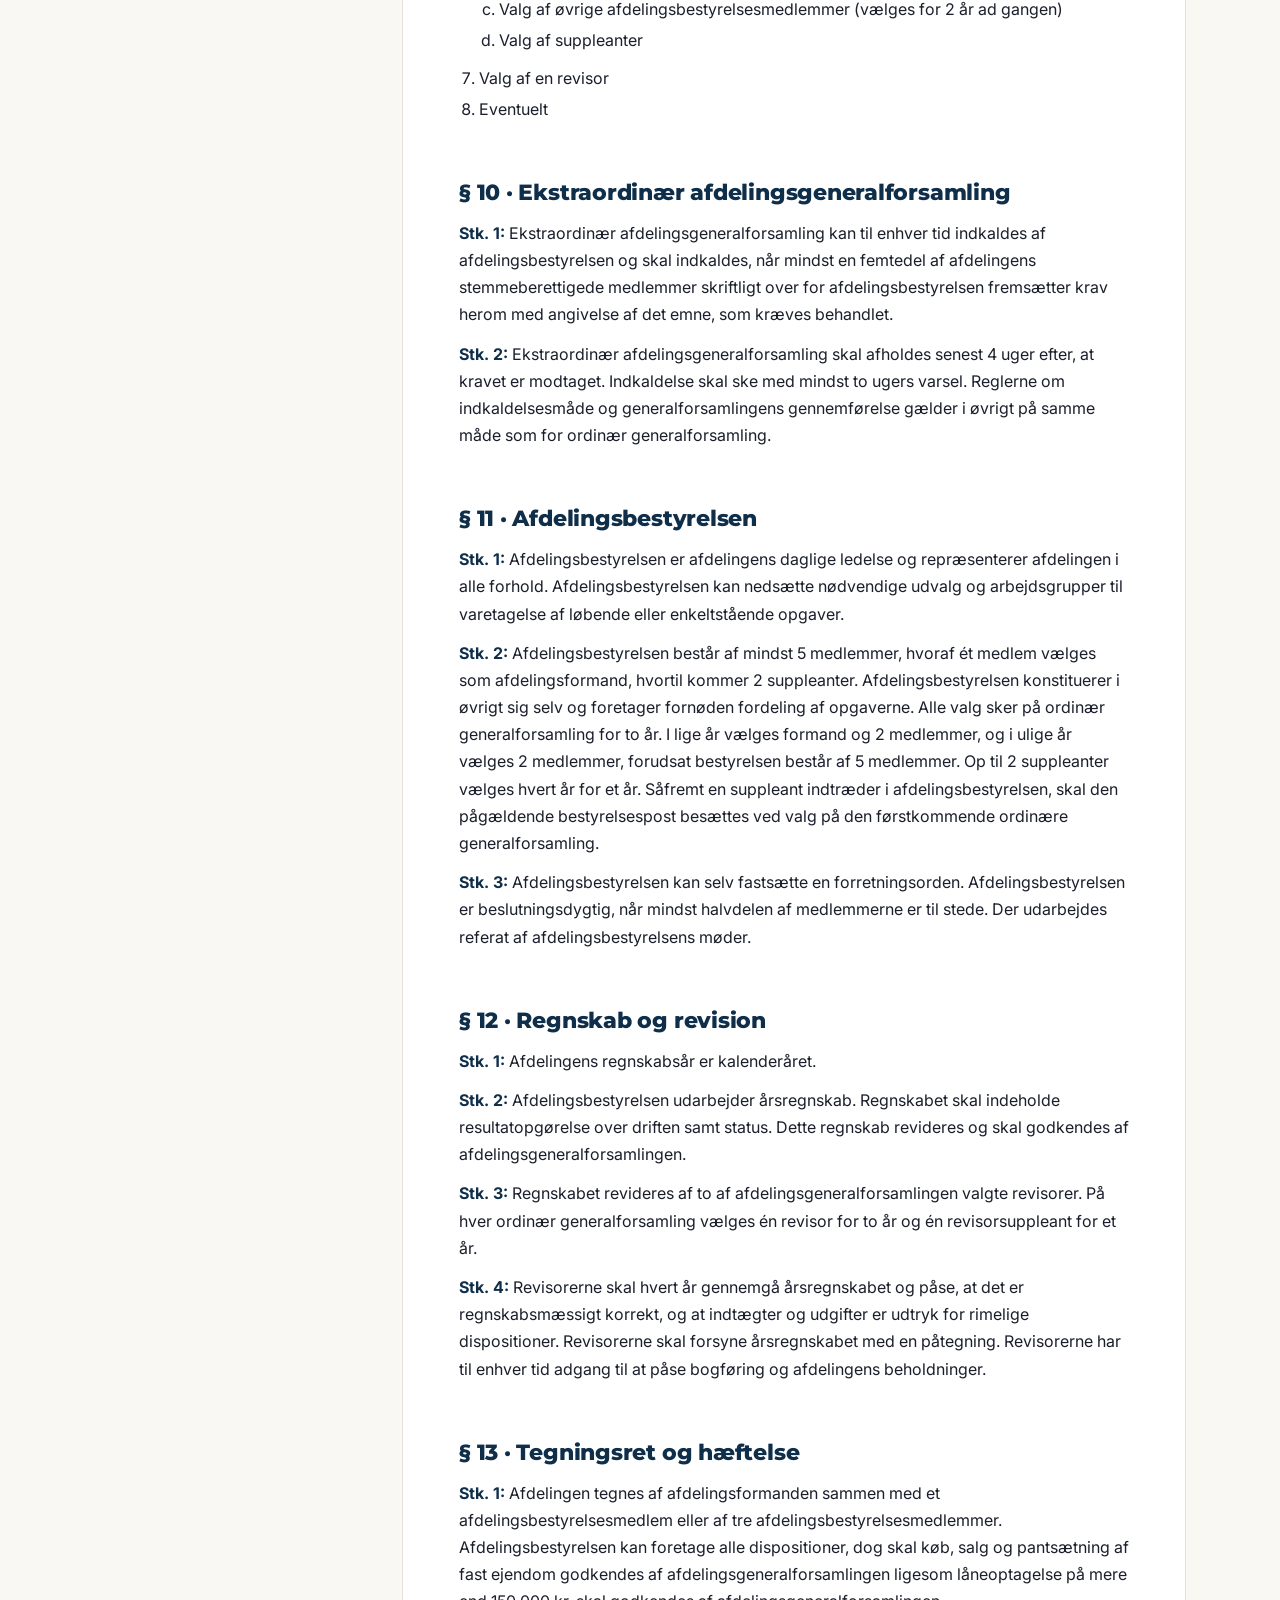
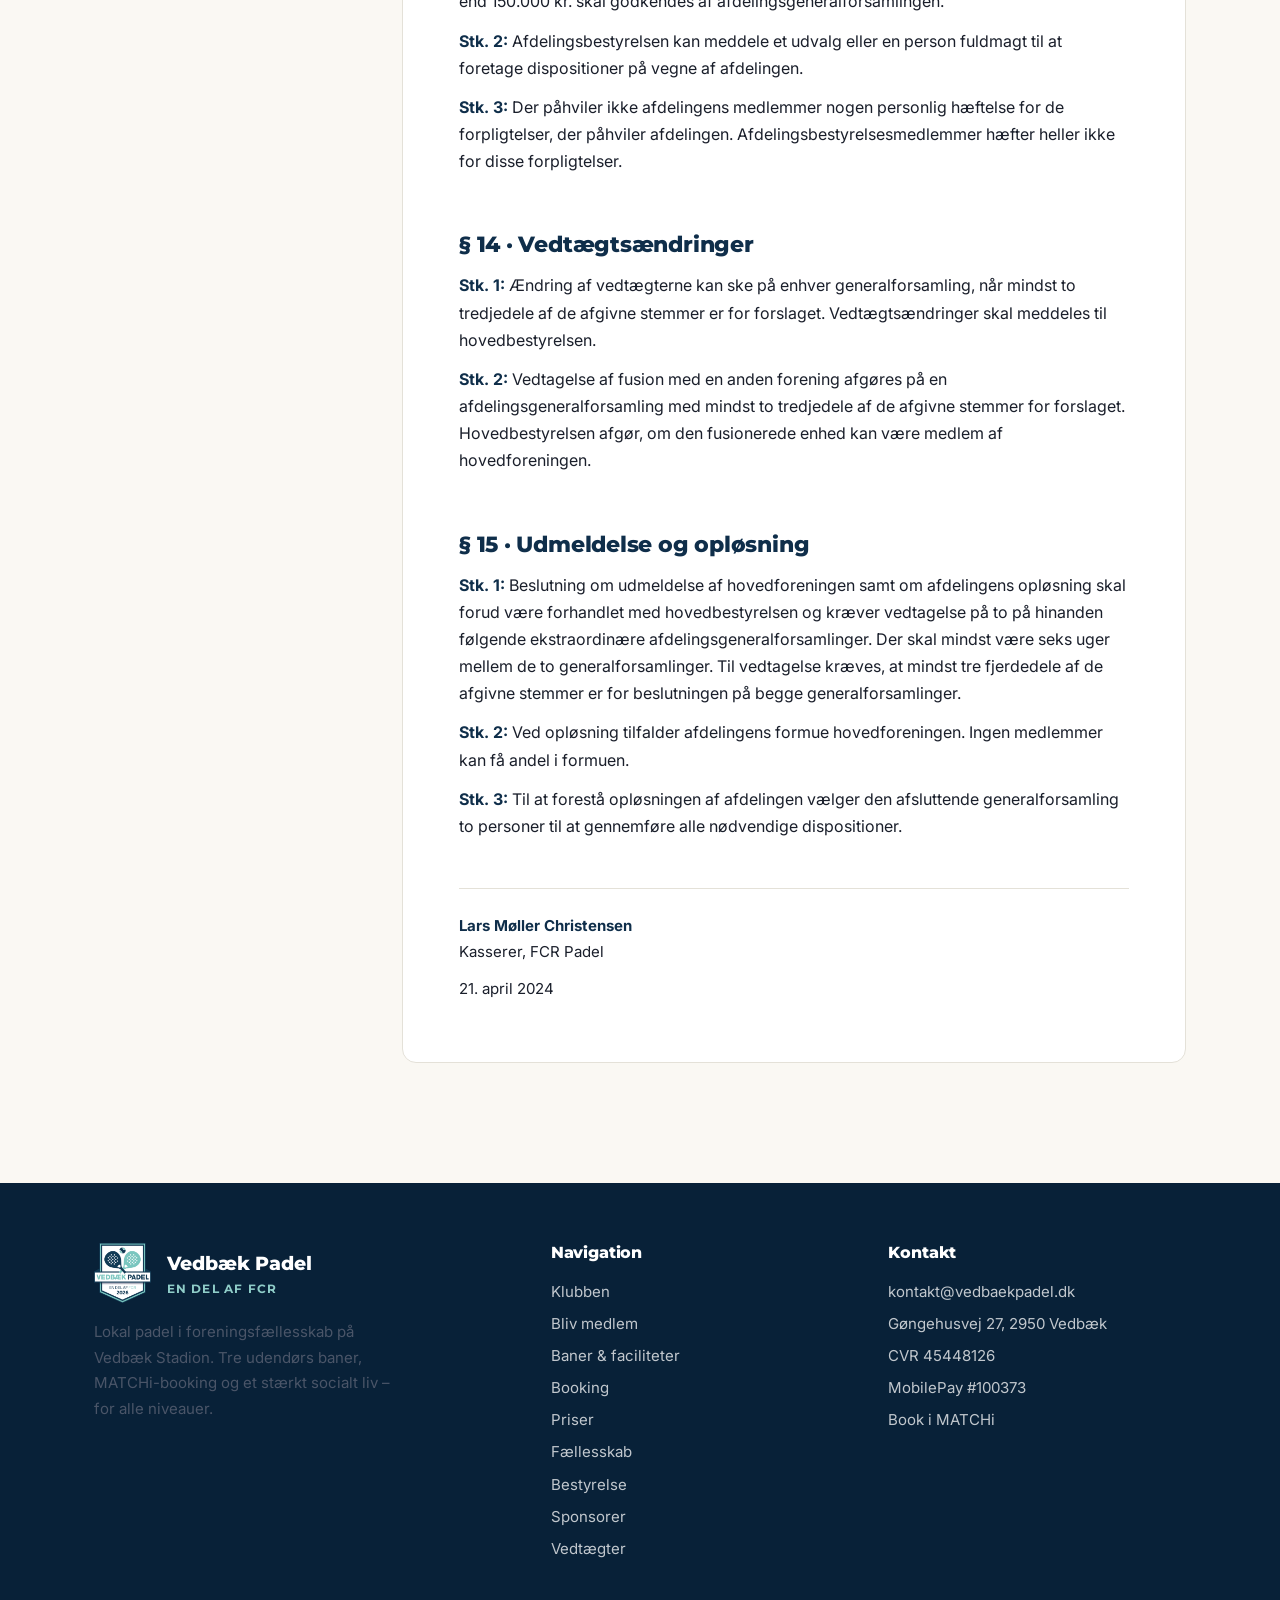
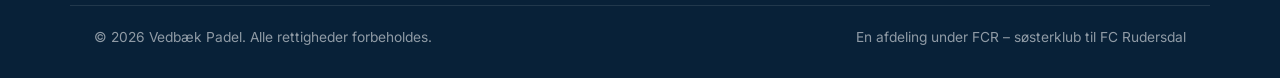
<file: vedtaegter.html>
<!DOCTYPE html>
<html lang="da">
<head>
<meta charset="UTF-8">
<meta name="viewport" content="width=device-width, initial-scale=1.0">
<title>Vedtægter · Vedbæk Padel</title>
<meta name="description" content="Vedtægter for FCR Padel – afdeling under hovedforeningen FCR. Godkendt på generalforsamling.">
<link rel="preconnect" href="https://fonts.googleapis.com">
<link rel="preconnect" href="https://fonts.gstatic.com" crossorigin>
<link href="https://fonts.googleapis.com/css2?family=Inter:wght@400;500;600;700;800&family=Montserrat:wght@400;500;600;700;800;900&display=swap" rel="stylesheet">
<link rel="stylesheet" href="assets/css/styles.css?v=20260912">
<link rel="icon" type="image/x-icon" href="assets/img/icons/favicon.ico">
<link rel="icon" type="image/png" sizes="32x32" href="assets/img/icons/favicon-32x32.png">
<link rel="icon" type="image/png" sizes="16x16" href="assets/img/icons/favicon-16x16.png">
<link rel="apple-touch-icon" sizes="180x180" href="assets/img/icons/apple-touch-icon.png">
<link rel="manifest" href="assets/site.webmanifest">
</head>
<body>

<!-- ==================== NAV ==================== -->
<nav class="nav" id="nav">
  <div class="nav-inner">
    <a href="index.html" class="nav-brand">
      <img src="assets/img/logo-vedbaek-padel.png" alt="Vedbæk Padel logo">
      Vedbæk Padel
    </a>
    <button class="nav-toggle" id="navToggle" aria-label="Åben menu">
      <svg viewBox="0 0 24 24" fill="none" stroke="currentColor" stroke-width="2.5" stroke-linecap="round"><line x1="4" y1="7" x2="20" y2="7"/><line x1="4" y1="12" x2="20" y2="12"/><line x1="4" y1="17" x2="20" y2="17"/></svg>
    </button>
    <div class="nav-links" id="navLinks">
      <a href="index.html#om-klubben">Klubben</a>
      <a href="index.html#bliv-medlem">Bliv medlem</a>
      <a href="index.html#baner">Baner</a>
      <a href="index.html#booking">Booking</a>
      <a href="index.html#priser">Priser</a>
      <a href="index.html#faellesskab">Fællesskab</a>
      <a href="index.html#bestyrelse">Bestyrelse</a>
      <a href="index.html#sponsorer">Sponsorer</a>
      <a href="index.html#kontakt">Kontakt</a>
      <a href="https://www.matchi.se/facilities/vedbaekpadelklub" class="cta" target="_blank" rel="noopener">Book i MATCHi</a>
    </div>
  </div>
</nav>

<!-- ==================== PAGE HERO ==================== -->
<section class="page-hero">
  <div class="container">
    <div class="breadcrumbs">
      <a href="index.html">Forsiden</a> · <a href="index.html#bestyrelse">Bestyrelse</a> · Vedtægter
    </div>
    <span class="eyebrow">Vedtægter</span>
    <h1>Vedtægter for FCR Padel</h1>
    <p>Vedtægterne beskriver klubbens formål, medlemsforhold, generalforsamling, bestyrelse og øvrige forhold. De er godkendt af generalforsamlingen og gælder afdelingen FCR Padel under hovedforeningen FCR.</p>
    <div class="actions">
      <a href="index.html#bestyrelse" class="btn btn-secondary">
        <svg width="18" height="18" viewBox="0 0 24 24" fill="none" stroke="currentColor" stroke-width="2.5" stroke-linecap="round"><path d="M19 12H5M12 19l-7-7 7-7"/></svg>
        Tilbage til bestyrelsen
      </a>
    </div>
  </div>
</section>

<!-- ==================== VEDTÆGTER ==================== -->
<div class="container">
  <div class="doc-layout">

    <!-- Sticky TOC -->
    <aside class="doc-toc" aria-label="Indhold">
      <h4>Indhold</h4>
      <ol>
        <li><a href="#p1">§ 1 · Navn og hjemsted</a></li>
        <li><a href="#p2">§ 2 · Tilhørsforhold</a></li>
        <li><a href="#p3">§ 3 · Formål</a></li>
        <li><a href="#p4">§ 4 · Andre organisationer</a></li>
        <li><a href="#p5">§ 5 · Medlemsforhold</a></li>
        <li><a href="#p6">§ 6 · Afdelingskontingent</a></li>
        <li><a href="#p7">§ 7 · Udelukkelse og eksklusion</a></li>
        <li><a href="#p8">§ 8 · Generalforsamling</a></li>
        <li><a href="#p9">§ 9 · Dagsorden</a></li>
        <li><a href="#p10">§ 10 · Ekstraordinær GF</a></li>
        <li><a href="#p11">§ 11 · Afdelingsbestyrelsen</a></li>
        <li><a href="#p12">§ 12 · Regnskab og revision</a></li>
        <li><a href="#p13">§ 13 · Tegningsret og hæftelse</a></li>
        <li><a href="#p14">§ 14 · Vedtægtsændringer</a></li>
        <li><a href="#p15">§ 15 · Udmeldelse og opløsning</a></li>
      </ol>
    </aside>

    <!-- Content -->
    <article class="doc-content">

      <h2 id="p1">§ 1 · Navn og hjemsted</h2>
      <p><strong>Stk. 1:</strong> Afdelingens navn er FCR Padel.</p>
      <p><strong>Stk. 2:</strong> Afdelingens hjemsted er Rudersdal Kommune.</p>

      <h2 id="p2">§ 2 · Tilhørsforhold til hovedforeningen</h2>
      <p><strong>Stk. 1:</strong> Afdelingen er en forening med selvstændig økonomi og selvbestemmelsesret under hovedforeningen FCR.</p>
      <p><strong>Stk. 2:</strong> Afdelingen er underlagt hovedforeningens vedtægter. Afdelingens formand indgår i hovedbestyrelsen.</p>

      <h2 id="p3">§ 3 · Formål</h2>
      <p><strong>Stk. 1:</strong> Afdelingen har til formål at fremme medlemmernes interesse i at dyrke idræt i form af padel og anden ketchersport. Afdelingen har også til formål at styrke fællesskabet og det sociale liv i afdelingen og fremme medlemmernes lyst til at engagere sig og tage et medansvar gennem folkeoplysende aktiviteter. Afdelingen varetager disse interesser på et almennyttigt grundlag.</p>
      <p><strong>Stk. 2:</strong> Afdelingen indgår i et fællesskab med hovedforeningen og de øvrige afdelinger og fremmer sine interesser i samarbejde med disse.</p>

      <h2 id="p4">§ 4 · Tilhørsforhold til andre organisationer</h2>
      <p><strong>Stk. 1:</strong> Bestyrelsen kan ved enstemmighed beslutte, hvorvidt afdelingen skal være medlem af DGI og derved være underlagt dennes organisations regler og bestemmelser. Dette princip finder ligeledes anvendelse ved lignende forbund, fx Dansk Padel Forening.</p>

      <h2 id="p5">§ 5 · Medlemsforhold</h2>
      <p><strong>Stk. 1:</strong> Som aktivt medlem kan optages enhver, der tilslutter sig afdelingens formål og betaler kontingent for en kontingentperiode, som fastsat af bestyrelsen.</p>
      <p><strong>Stk. 2:</strong> Bestyrelsen kan beslutte, at der på samme måde kan optages passive medlemmer.</p>
      <p><strong>Stk. 3:</strong> Enhver person, der ønsker at være medlem af foreningen, kan optages som medlem. Bestyrelsen kan dog, såfremt den finder grund dertil, nægte en person optagelse. Den pågældende har i så fald ret til på førstkommende generalforsamling at få bestyrelsens beslutning taget op til prøvelse. Bestyrelsen beslutter, om der skal oprettes ventelister, og om der skal indføres en prøvetid for nye medlemmer.</p>
      <p><strong>Stk. 4:</strong> Begæring om optagelse sker gennem foreningens hjemmeside. Ved indmeldelsen betales sædvanlig rate af kontingent.</p>
      <p><strong>Stk. 5:</strong> Udmeldelse skal ske skriftligt (for spillere under 16 år af forældre eller værge), og kontingentrestancer erlægges samtidig, herunder kontingent for den periode, hvori udmeldelsen sker.</p>
      <p><strong>Stk. 6:</strong> Ethvert aktivt medlem har ret til at anvende afdelingens faciliteter og deltage i afdelingens aktiviteter og tilbud samt til demokratisk medindflydelse på afdelingens forhold efter disse vedtægter. Et passivt medlem har ikke adgang til selve idrætsudøvelsen, men har alle øvrige medlemsrettigheder. For udøvelse af stemmeret på afdelingsgeneralforsamlingen gælder bestemmelsen i § 8, stk. 4.</p>
      <p><strong>Stk. 7:</strong> Medlemmerne er forpligtet til at overholde hovedforeningens og afdelingens vedtægter samt øvrige bestemmelser. Medlemmerne er endvidere forpligtet til at overholde de regler og bestemmelser, som er fastsat af en organisation, som afdelingen er tilsluttet.</p>
      <p><strong>Stk. 8:</strong> Anmodning om medlemskab behandles af afdelingsbestyrelsen, og medlemskabet gælder fra, at afdelingsbestyrelsen har oprettet det. Afdelingsbestyrelsen kan kun afslå medlemskab, såfremt der foreligger en særlig begrundelse herfor. Afslag på medlemskab, dog ikke som følge af venteliste, kan kræves indbragt for afdelingsgeneralforsamlingen af den, der har fået afslag. Anmodning herom skal fremsættes inden fire uger efter, at afslaget er meddelt. Anmodningen behandles på førstkommende generalforsamling.</p>
      <p><strong>Stk. 9:</strong> Er eventuel restance trods påkrav ikke betalt inden udgangen af den anden måned, meddeles det restanten, at den ikke – efter DIF's regler – kan deltage i nogen anden idrætsgren under DIF, så længe kontingentforhold og udmeldelse ikke er bragt i orden.</p>

      <h2 id="p6">§ 6 · Afdelingskontingent</h2>
      <p><strong>Stk. 1:</strong> Afdelingskontingentet fastsættes af afdelingsgeneralforsamlingen. Der kan fastsættes forskellige kontingenter for konkrete grupper af medlemmer, herunder aldersbestemt kontingent for aktive, kontingent for passive medlemmer og eventuelt helt eller delvist frikontingent for grupper af ledere. Endvidere kan afdelingsbestyrelsen fritage et medlem for betaling af afdelingskontingent, såfremt særlige forhold taler for det.</p>
      <p><strong>Stk. 2:</strong> Et medlem betaler også grundkontingent til hovedforeningen. Hovedbestyrelsen eller afdelingsbestyrelsen opkræver et samlet kontingent og fastlægger betalingsterminer og opkrævningsform.</p>
      <p><strong>Stk. 3:</strong> Såfremt et medlem ikke betaler kontingent rettidigt, og ikke har betalt efter at være blevet rykket, slettes den pågældende som medlem. Sådant ophør af medlemskabet kan ikke kræves indbragt for afdelingsgeneralforsamlingen.</p>

      <h2 id="p7">§ 7 · Udelukkelse og eksklusion</h2>
      <p><strong>Stk. 1:</strong> Et medlem, der er i restance, kan ikke deltage i træning, kampe eller arrangementer, der forestås af foreningen, medmindre bestyrelsen dispenserer herfra. Endvidere kan bestyrelsen suspendere eller ekskludere et medlem, såfremt dette har gjort sig skyldig i grov tilsidesættelse af, hvad der må betragtes som hæderlig eller sømmelig sportslig eller social optræden. Det pågældende medlem har i så fald ret til at kræve bestyrelsens beslutning om suspendering eller eksklusion forelagt til prøvelse på den førstkommende generalforsamling.</p>

      <h2 id="p8">§ 8 · Ordinær afdelingsgeneralforsamling</h2>
      <p><strong>Stk. 1:</strong> Afdelingsgeneralforsamlingen er afdelingens øverste myndighed i alle anliggender, medmindre andet fremgår af disse vedtægter.</p>
      <p><strong>Stk. 2:</strong> Ordinær afdelingsgeneralforsamling afholdes én gang årligt inden udgangen af marts måned.</p>
      <p><strong>Stk. 3:</strong> Afdelingsbestyrelsen indkalder til generalforsamling med mindst 3 ugers varsel enten ved opslag på afdelingens eller hovedforeningens hjemmeside, særskilt skrivelse eller e-mail. Det er medlemmets ansvar, at klubben altid har aktuel kontaktinformation. Indkaldelsen skal indeholde tid og sted og foreløbig dagsorden samt oplysning om, at forslag fra medlemmer skal være fremme hos afdelingsbestyrelsen senest 3 uger før afdelingsgeneralforsamlingen. Afdelingsbestyrelsen kan selv fremsætte forslag. Endelig dagsorden udsendes senest 1 uge før afdelingsgeneralforsamlingen på samme måde som indkaldelsen, og den endelige dagsorden skal indeholde oplysning om de forslag, som skal behandles, de valg, der skal foretages, og regnskab og andre bilag til dagsordenen skal medfølge.</p>
      <p><strong>Stk. 4:</strong> Adgang til generalforsamlingen har alle medlemmer af foreningen (unge under 18 år eventuelt med forældre/værge). Stemmeret har alle medlemmer, der har været medlem i mindst 3 måneder og ikke er i kontingentrestance. For unge under 18 år gives stemmeret til forældre/værge. Passive medlemmer/støttemedlemmer har ikke stemmeret på generalforsamlingen. Kun medlemmer (eller forældre/værge) af en given afdeling har stemmeret i forbindelse med valg af bestyrelsesmedlem for den pågældende afdeling. Stemmeretten kan udøves ved skriftlig fuldmagt til et stemmeberettiget medlem. Ingen kan dog afgive stemme efter mere end én fuldmagt. Medlemmer af hovedbestyrelsen har med taleret adgang til at deltage i en afdelingsgeneralforsamling.</p>
      <p><strong>Stk. 5:</strong> En lovligt indkaldt generalforsamling er beslutningsdygtig uanset antallet af fremmødte.</p>
      <p><strong>Stk. 6:</strong> Afdelingsgeneralforsamlingen ledes af en dirigent, der vælges af generalforsamlingen.</p>
      <p><strong>Stk. 7:</strong> Beslutninger træffes ved almindeligt flertal, medmindre andet fremgår af disse vedtægter. Ved personvalg er den valgt, der opnår flest stemmer.</p>
      <p><strong>Stk. 8:</strong> Valgbar til afdelingsbestyrelsen er ethvert medlem, der er fyldt 18 år. Valgbar som revisor er ethvert medlem, der er fyldt 18 år.</p>
      <p><strong>Stk. 9:</strong> Dirigenten afgør spørgsmål om afstemninger. Dirigenten kan bestemme skriftlig afstemning.</p>
      <p><strong>Stk. 10:</strong> Afdelingsbestyrelsen sørger for, at der tages referat af afdelingsgeneralforsamlingens beslutninger. Referatet godkendes og underskrives af dirigenten.</p>

      <h2 id="p9">§ 9 · Dagsorden for ordinær afdelingsgeneralforsamling</h2>
      <p>Dagsorden for den ordinære afdelingsgeneralforsamling skal mindst omfatte følgende punkter:</p>
      <ol class="numbered">
        <li>Valg af dirigent</li>
        <li>Afdelingsbestyrelsens beretning</li>
        <li>Aflæggelse og godkendelse af det reviderede årsregnskab for det forløbne år</li>
        <li>Aflæggelse og godkendelse af afdelingsbestyrelsens forslag til afdelingskontingent og budget for det kommende år</li>
        <li>Behandling af indkomne forslag</li>
        <li>
          Valg til afdelingsbestyrelsen:
          <ol class="numbered" style="list-style-type: lower-alpha; margin-top: 6px;">
            <li>Valg af afdelingsformand (i lige år)</li>
            <li>Valg af kasserer (i ulige år)</li>
            <li>Valg af øvrige afdelingsbestyrelsesmedlemmer (vælges for 2 år ad gangen)</li>
            <li>Valg af suppleanter</li>
          </ol>
        </li>
        <li>Valg af en revisor</li>
        <li>Eventuelt</li>
      </ol>

      <h2 id="p10">§ 10 · Ekstraordinær afdelingsgeneralforsamling</h2>
      <p><strong>Stk. 1:</strong> Ekstraordinær afdelingsgeneralforsamling kan til enhver tid indkaldes af afdelingsbestyrelsen og skal indkaldes, når mindst en femtedel af afdelingens stemmeberettigede medlemmer skriftligt over for afdelingsbestyrelsen fremsætter krav herom med angivelse af det emne, som kræves behandlet.</p>
      <p><strong>Stk. 2:</strong> Ekstraordinær afdelingsgeneralforsamling skal afholdes senest 4 uger efter, at kravet er modtaget. Indkaldelse skal ske med mindst to ugers varsel. Reglerne om indkaldelsesmåde og generalforsamlingens gennemførelse gælder i øvrigt på samme måde som for ordinær generalforsamling.</p>

      <h2 id="p11">§ 11 · Afdelingsbestyrelsen</h2>
      <p><strong>Stk. 1:</strong> Afdelingsbestyrelsen er afdelingens daglige ledelse og repræsenterer afdelingen i alle forhold. Afdelingsbestyrelsen kan nedsætte nødvendige udvalg og arbejdsgrupper til varetagelse af løbende eller enkeltstående opgaver.</p>
      <p><strong>Stk. 2:</strong> Afdelingsbestyrelsen består af mindst 5 medlemmer, hvoraf ét medlem vælges som afdelingsformand, hvortil kommer 2 suppleanter. Afdelingsbestyrelsen konstituerer i øvrigt sig selv og foretager fornøden fordeling af opgaverne. Alle valg sker på ordinær generalforsamling for to år. I lige år vælges formand og 2 medlemmer, og i ulige år vælges 2 medlemmer, forudsat bestyrelsen består af 5 medlemmer. Op til 2 suppleanter vælges hvert år for et år. Såfremt en suppleant indtræder i afdelingsbestyrelsen, skal den pågældende bestyrelsespost besættes ved valg på den førstkommende ordinære generalforsamling.</p>
      <p><strong>Stk. 3:</strong> Afdelingsbestyrelsen kan selv fastsætte en forretningsorden. Afdelingsbestyrelsen er beslutningsdygtig, når mindst halvdelen af medlemmerne er til stede. Der udarbejdes referat af afdelingsbestyrelsens møder.</p>

      <h2 id="p12">§ 12 · Regnskab og revision</h2>
      <p><strong>Stk. 1:</strong> Afdelingens regnskabsår er kalenderåret.</p>
      <p><strong>Stk. 2:</strong> Afdelingsbestyrelsen udarbejder årsregnskab. Regnskabet skal indeholde resultatopgørelse over driften samt status. Dette regnskab revideres og skal godkendes af afdelingsgeneralforsamlingen.</p>
      <p><strong>Stk. 3:</strong> Regnskabet revideres af to af afdelingsgeneralforsamlingen valgte revisorer. På hver ordinær generalforsamling vælges én revisor for to år og én revisorsuppleant for et år.</p>
      <p><strong>Stk. 4:</strong> Revisorerne skal hvert år gennemgå årsregnskabet og påse, at det er regnskabsmæssigt korrekt, og at indtægter og udgifter er udtryk for rimelige dispositioner. Revisorerne skal forsyne årsregnskabet med en påtegning. Revisorerne har til enhver tid adgang til at påse bogføring og afdelingens beholdninger.</p>

      <h2 id="p13">§ 13 · Tegningsret og hæftelse</h2>
      <p><strong>Stk. 1:</strong> Afdelingen tegnes af afdelingsformanden sammen med et afdelingsbestyrelsesmedlem eller af tre afdelingsbestyrelsesmedlemmer. Afdelingsbestyrelsen kan foretage alle dispositioner, dog skal køb, salg og pantsætning af fast ejendom godkendes af afdelingsgeneralforsamlingen ligesom låneoptagelse på mere end 150.000 kr. skal godkendes af afdelingsgeneralforsamlingen.</p>
      <p><strong>Stk. 2:</strong> Afdelingsbestyrelsen kan meddele et udvalg eller en person fuldmagt til at foretage dispositioner på vegne af afdelingen.</p>
      <p><strong>Stk. 3:</strong> Der påhviler ikke afdelingens medlemmer nogen personlig hæftelse for de forpligtelser, der påhviler afdelingen. Afdelingsbestyrelsesmedlemmer hæfter heller ikke for disse forpligtelser.</p>

      <h2 id="p14">§ 14 · Vedtægtsændringer</h2>
      <p><strong>Stk. 1:</strong> Ændring af vedtægterne kan ske på enhver generalforsamling, når mindst to tredjedele af de afgivne stemmer er for forslaget. Vedtægtsændringer skal meddeles til hovedbestyrelsen.</p>
      <p><strong>Stk. 2:</strong> Vedtagelse af fusion med en anden forening afgøres på en afdelingsgeneralforsamling med mindst to tredjedele af de afgivne stemmer for forslaget. Hovedbestyrelsen afgør, om den fusionerede enhed kan være medlem af hovedforeningen.</p>

      <h2 id="p15">§ 15 · Udmeldelse og opløsning</h2>
      <p><strong>Stk. 1:</strong> Beslutning om udmeldelse af hovedforeningen samt om afdelingens opløsning skal forud være forhandlet med hovedbestyrelsen og kræver vedtagelse på to på hinanden følgende ekstraordinære afdelingsgeneralforsamlinger. Der skal mindst være seks uger mellem de to generalforsamlinger. Til vedtagelse kræves, at mindst tre fjerdedele af de afgivne stemmer er for beslutningen på begge generalforsamlinger.</p>
      <p><strong>Stk. 2:</strong> Ved opløsning tilfalder afdelingens formue hovedforeningen. Ingen medlemmer kan få andel i formuen.</p>
      <p><strong>Stk. 3:</strong> Til at forestå opløsningen af afdelingen vælger den afsluttende generalforsamling to personer til at gennemføre alle nødvendige dispositioner.</p>

      <div class="signature">
        <p><strong>Lars Møller Christensen</strong><br>
        Kasserer, FCR Padel</p>
        <p style="margin-top:6px;">21. april 2024</p>
      </div>
    </article>
  </div>
</div>

<!-- ==================== FOOTER ==================== -->
<footer>
  <div class="container">
    <div>
      <div class="brand">
        <img src="assets/img/logo-vedbaek-padel.png" alt="Vedbæk Padel">
        <div>
          <div class="brand-text">Vedbæk Padel <small>En del af FCR</small></div>
        </div>
      </div>
      <p class="about">Lokal padel i foreningsfællesskab på Vedbæk Stadion. Tre udendørs baner, MATCHi-booking og et stærkt socialt liv – for alle niveauer.</p>
    </div>
    <div>
      <h4>Navigation</h4>
      <a href="index.html#om-klubben">Klubben</a>
      <a href="index.html#bliv-medlem">Bliv medlem</a>
      <a href="index.html#baner">Baner &amp; faciliteter</a>
      <a href="index.html#booking">Booking</a>
      <a href="index.html#priser">Priser</a>
      <a href="index.html#faellesskab">Fællesskab</a>
      <a href="index.html#bestyrelse">Bestyrelse</a>
      <a href="index.html#sponsorer">Sponsorer</a>
      <a href="vedtaegter.html">Vedtægter</a>
    </div>
    <div>
      <h4>Kontakt</h4>
      <a href="mailto:kontakt@vedbaekpadel.dk">kontakt@vedbaekpadel.dk</a>
      <a>Gøngehusvej 27, 2950 Vedbæk</a>
      <a>CVR 45448126</a>
      <a>MobilePay #100373</a>
      <a href="https://www.matchi.se/facilities/vedbaekpadelklub" target="_blank" rel="noopener">Book i MATCHi</a>
    </div>
  </div>
  <div class="bottom">
    <div>© 2026 Vedbæk Padel. Alle rettigheder forbeholdes.</div>
    <div>En afdeling under FCR – søsterklub til FC Rudersdal</div>
  </div>
</footer>

<script src="assets/js/main.js?v=20260912"></script>
</body>
</html>
</file>
<file: assets/css/styles.css>
/* ================================================================
   FCR Vedbæk Padel — Styles
   ================================================================ */

/* ---------- Design tokens ---------- */
:root {
  --navy: #0F2E4A;
  --navy-deep: #082138;
  --navy-soft: #1B3A5A;
  --teal: #8FCDC8;
  --teal-strong: #5FB0AA;
  --teal-deep: #3D8B85;
  --cream: #FAF8F3;
  --paper: #FFFFFF;
  --sand: #F1EEE5;
  --ink: #1A1F2B;
  --ink-muted: #4A5568;
  --line: #E4E1D8;
  --shadow-sm: 0 2px 8px rgba(15, 46, 74, 0.06);
  --shadow-md: 0 8px 24px rgba(15, 46, 74, 0.10);
  --shadow-lg: 0 20px 50px rgba(15, 46, 74, 0.14);
  --radius: 14px;
  --radius-lg: 22px;
}

* { box-sizing: border-box; margin: 0; padding: 0; }
html { scroll-behavior: smooth; scroll-padding-top: 90px; }
body {
  font-family: 'Inter', -apple-system, BlinkMacSystemFont, 'Segoe UI', sans-serif;
  font-weight: 400;
  color: var(--ink);
  background: var(--cream);
  line-height: 1.6;
  -webkit-font-smoothing: antialiased;
}
h1, h2, h3, h4 {
  font-family: 'Montserrat', 'Inter', -apple-system, BlinkMacSystemFont, 'Segoe UI', sans-serif;
  font-weight: 800;
  color: var(--navy);
  line-height: 1.2;
  letter-spacing: -0.01em;
  overflow-wrap: break-word;
  hyphens: auto;
}
h1 { font-size: clamp(2.2rem, 5vw, 3.6rem); }
h2 { font-size: clamp(1.7rem, 3.4vw, 2.4rem); margin-bottom: 0.5em; }
h3 { font-size: 1.25rem; font-weight: 700; margin-bottom: 0.4em; }
p { color: var(--ink-muted); }
a { color: var(--teal-deep); text-decoration: none; transition: color .2s; }
a:hover { color: var(--navy); }

.container { max-width: 1140px; margin: 0 auto; padding: 0 24px; }
.section { padding: 84px 0; }
.section-alt { background: var(--paper); }
.section-sand { background: var(--sand); }

.eyebrow {
  display: inline-block;
  font-size: 0.82rem;
  font-weight: 700;
  text-transform: uppercase;
  letter-spacing: 0.14em;
  color: var(--teal-deep);
  margin-bottom: 12px;
}
.section-title { margin-bottom: 40px; max-width: 720px; }
.section-title p { font-size: 1.08rem; margin-top: 10px; }

/* ---------- Nav ---------- */
.nav {
  position: fixed;
  top: 0; left: 0; right: 0;
  z-index: 100;
  background: rgba(255, 255, 255, 0.92);
  backdrop-filter: saturate(180%) blur(14px);
  -webkit-backdrop-filter: saturate(180%) blur(14px);
  border-bottom: 1px solid transparent;
  transition: border-color .3s, box-shadow .3s;
}
.nav.scrolled { border-bottom-color: var(--line); box-shadow: var(--shadow-sm); }
.nav-inner {
  max-width: 1140px;
  margin: 0 auto;
  padding: 14px 24px;
  display: flex;
  align-items: center;
  justify-content: space-between;
  gap: 24px;
}
.nav-brand {
  display: flex; align-items: center; gap: 12px;
  font-family: 'Montserrat', 'Inter', sans-serif;
  font-weight: 800; color: var(--navy);
  font-size: 1.15rem;
  letter-spacing: -0.01em;
  white-space: nowrap;
  flex-shrink: 0;
}
.nav-brand img { height: 44px; width: auto; display: block; }

.nav-links { display: flex; gap: 4px; align-items: center; }
.nav-links a {
  color: var(--navy);
  font-weight: 600;
  font-size: 0.94rem;
  padding: 8px 12px;
  border-radius: 8px;
  transition: background .2s, color .2s;
  white-space: nowrap;
}
.nav-links a:hover { background: var(--sand); color: var(--navy); }
.nav-links .cta { background: var(--navy); color: white; padding: 10px 18px; margin-left: 8px; }
.nav-links .cta:hover { background: var(--navy-deep); color: white; }

.nav-toggle {
  display: none;
  background: none; border: none;
  cursor: pointer;
  padding: 8px;
  color: var(--navy);
}
.nav-toggle svg { width: 28px; height: 28px; }

@media (max-width: 900px) {
  .nav-links {
    position: absolute;
    top: 100%;
    left: 0; right: 0;
    background: white;
    flex-direction: column;
    align-items: stretch;
    padding: 12px 20px 20px;
    border-bottom: 1px solid var(--line);
    gap: 2px;
    transform: translateY(-10px);
    opacity: 0;
    pointer-events: none;
    transition: opacity .2s, transform .2s;
    box-shadow: var(--shadow-md);
  }
  .nav-links.open { opacity: 1; transform: translateY(0); pointer-events: auto; }
  .nav-links a { padding: 12px 14px; }
  .nav-links .cta { margin-left: 0; margin-top: 8px; text-align: center; }
  .nav-toggle { display: flex; align-items: center; justify-content: center; }
}

/* ---------- Hero ---------- */
.hero {
  position: relative;
  padding: 160px 0 100px;
  background:
    radial-gradient(1200px 500px at 85% -10%, rgba(143, 205, 200, 0.28), transparent 60%),
    radial-gradient(900px 500px at -10% 110%, rgba(15, 46, 74, 0.10), transparent 60%),
    linear-gradient(180deg, var(--cream) 0%, var(--paper) 100%);
  overflow: hidden;
}
.hero::after {
  content: '';
  position: absolute;
  inset: 0;
  background-image:
    repeating-linear-gradient(0deg, transparent 0, transparent 39px, rgba(15,46,74,0.03) 40px),
    repeating-linear-gradient(90deg, transparent 0, transparent 39px, rgba(15,46,74,0.03) 40px);
  pointer-events: none;
}
.hero-inner { position: relative; z-index: 2; display: grid; grid-template-columns: 1.2fr 1fr; gap: 60px; align-items: center; }
.hero-badge {
  display: inline-flex; align-items: center; gap: 8px;
  background: white; padding: 8px 16px 8px 10px;
  border-radius: 100px;
  border: 1px solid var(--line);
  font-size: 0.85rem; font-weight: 700; color: var(--navy);
  box-shadow: var(--shadow-sm);
  margin-bottom: 24px;
}
.hero-badge .dot { width: 8px; height: 8px; border-radius: 50%; background: var(--teal-strong); box-shadow: 0 0 0 4px rgba(95, 176, 170, 0.25); }
.hero h1 { margin-bottom: 20px; }
.hero h1 .accent { color: var(--teal-deep); }
.hero-lead { font-size: 1.18rem; color: var(--ink-muted); max-width: 540px; margin-bottom: 32px; }
.hero-ctas { display: flex; gap: 12px; flex-wrap: wrap; }

.btn {
  display: inline-flex; align-items: center; gap: 8px;
  padding: 14px 24px;
  border-radius: 100px;
  font-weight: 700;
  font-size: 0.98rem;
  transition: transform .15s, box-shadow .2s, background .2s, color .2s;
  border: none;
  cursor: pointer;
}
.btn-primary { background: var(--navy); color: white; box-shadow: var(--shadow-md); }
.btn-primary:hover { background: var(--navy-deep); color: white; transform: translateY(-2px); box-shadow: var(--shadow-lg); }
.btn-secondary { background: white; color: var(--navy); border: 1.5px solid var(--navy); }
.btn-secondary:hover { background: var(--navy); color: white; }
.btn-teal { background: var(--teal-strong); color: white; }
.btn-teal:hover { background: var(--teal-deep); color: white; }

.hero-visual {
  position: relative;
  display: flex; align-items: center; justify-content: center;
}
.hero-visual img {
  width: 100%;
  max-width: 380px;
  height: auto;
  display: block;
  filter: drop-shadow(0 20px 40px rgba(15, 46, 74, 0.18));
  animation: floaty 6s ease-in-out infinite;
}
@keyframes floaty {
  0%, 100% { transform: translateY(0); }
  50% { transform: translateY(-10px); }
}

.hero-quick {
  margin-top: 60px;
  display: grid;
  grid-template-columns: repeat(3, 1fr);
  gap: 20px;
  position: relative;
  z-index: 2;
}
.quick-card {
  background: white;
  padding: 22px 20px;
  border-radius: var(--radius);
  border: 1px solid var(--line);
  box-shadow: var(--shadow-sm);
}
.quick-card .num {
  font-family: 'Montserrat', 'Inter', sans-serif;
  font-size: 2rem;
  font-weight: 800;
  color: var(--navy);
  line-height: 1;
  letter-spacing: -0.02em;
}
.quick-card .lbl { font-size: 0.88rem; color: var(--ink-muted); margin-top: 6px; font-weight: 600; }

@media (max-width: 900px) {
  .hero { padding: 124px 0 60px; }
  .hero-inner { grid-template-columns: 1fr; gap: 32px; }
  .hero-visual { order: -1; }
  .hero-visual img { max-width: 200px; }
  .hero-quick { margin-top: 40px; gap: 14px; }
  .quick-card { padding: 18px 16px; }
  .quick-card .num { font-size: 1.7rem; }
}

/* Telefon: hero'en sættes ned i skala, og quick-kortene lægges
   som kompakte rækker, så tal og tekst ikke brækker midt over. */
@media (max-width: 620px) {
  .section { padding: 56px 0; }
  #bliv-medlem { padding-top: 56px; }
  .section-title { margin-bottom: 28px; }
  .section-title p { font-size: 1rem; }

  .hero { padding: 108px 0 44px; }
  .hero-badge { font-size: 0.78rem; padding: 7px 14px 7px 9px; margin-bottom: 18px; }
  .hero h1 { font-size: clamp(1.8rem, 7.6vw, 2.5rem); margin-bottom: 16px; }
  .hero-lead { font-size: 1.02rem; margin-bottom: 26px; }
  .hero-visual img { max-width: 150px; }
  .hero-ctas { flex-direction: column; align-items: stretch; gap: 10px; }
  .hero-ctas .btn { width: 100%; justify-content: center; }

  .hero-quick { grid-template-columns: 1fr; gap: 10px; margin-top: 32px; }
  .quick-card { display: flex; align-items: center; gap: 14px; padding: 14px 18px; }
  .quick-card .num { font-size: 1.45rem; flex-shrink: 0; }
  .quick-card .lbl { margin-top: 0; font-size: 0.9rem; }
}

/* ---------- Feature grid ---------- */
.grid-3 { display: grid; grid-template-columns: repeat(3, 1fr); gap: 24px; }
.grid-2 { display: grid; grid-template-columns: repeat(2, 1fr); gap: 24px; }
@media (max-width: 800px) {
  .grid-3 { grid-template-columns: 1fr; }
  .grid-2 { grid-template-columns: 1fr; }
}

.card {
  background: white;
  padding: 32px 28px;
  border-radius: var(--radius);
  border: 1px solid var(--line);
  transition: transform .25s, box-shadow .25s;
}
.card:hover { transform: translateY(-4px); box-shadow: var(--shadow-md); }
.card .icon {
  width: 48px; height: 48px;
  background: var(--sand);
  border-radius: 12px;
  display: flex; align-items: center; justify-content: center;
  margin-bottom: 18px;
  color: var(--navy);
}
.card .icon svg { width: 26px; height: 26px; }
.card ul { list-style: none; padding: 0; margin-top: 10px; }
.card li { padding: 6px 0 6px 22px; position: relative; color: var(--ink-muted); font-size: 0.96rem; }
.card li::before {
  content: ''; position: absolute; left: 0; top: 14px;
  width: 6px; height: 6px; border-radius: 50%;
  background: var(--teal-strong);
}

/* ---------- Baner sektion ---------- */
.facility-grid {
  display: grid;
  grid-template-columns: 1fr 1fr;
  gap: 40px;
  align-items: center;
}
.facility-visual {
  background: linear-gradient(135deg, var(--navy) 0%, var(--navy-soft) 100%);
  border-radius: var(--radius-lg);
  padding: 40px;
  aspect-ratio: 4/3;
  display: flex; align-items: center; justify-content: center;
  box-shadow: var(--shadow-lg);
  position: relative;
  overflow: hidden;
}
.facility-visual::before {
  content: '';
  position: absolute;
  inset: 0;
  background-image:
    repeating-linear-gradient(0deg, transparent, transparent 20px, rgba(255,255,255,0.03) 21px),
    repeating-linear-gradient(90deg, transparent, transparent 20px, rgba(255,255,255,0.03) 21px);
}
.courts-svg { position: relative; z-index: 2; width: 100%; max-width: 460px; }

.facility-list { list-style: none; padding: 0; margin-top: 18px; }
.facility-list li {
  padding: 12px 0;
  border-bottom: 1px solid var(--line);
  display: flex; gap: 14px; align-items: flex-start;
  color: var(--ink);
}
.facility-list li:last-child { border-bottom: none; }
.facility-list li strong { color: var(--navy); font-weight: 700; min-width: 140px; display: inline-block; }

@media (max-width: 800px) {
  .facility-grid { grid-template-columns: 1fr; gap: 24px; }
  .facility-visual { padding: 24px; aspect-ratio: 3/2; }
}
@media (max-width: 620px) {
  .facility-list li { flex-direction: column; gap: 2px; }
  .facility-list li strong { min-width: 0; }
}

/* ---------- Gæste-tabel ---------- */
.guest-table {
  background: white;
  border-radius: var(--radius);
  overflow: hidden;
  border: 1px solid var(--line);
}
.guest-row {
  display: grid;
  grid-template-columns: auto 1fr auto;
  gap: 20px;
  padding: 18px 24px;
  align-items: center;
  border-bottom: 1px solid var(--line);
}
.guest-row:last-child { border-bottom: none; }
.guest-row.header { background: var(--sand); font-weight: 700; color: var(--navy); font-size: 0.85rem; text-transform: uppercase; letter-spacing: 0.08em; padding: 12px 24px; }
.guest-count { display: flex; gap: 4px; }
.player-dot {
  width: 26px; height: 26px; border-radius: 50%;
  display: inline-flex; align-items: center; justify-content: center;
  font-size: 0.72rem; font-weight: 800;
}
.player-dot.member { background: var(--teal); color: var(--navy); }
.player-dot.guest { background: var(--sand); color: var(--ink-muted); border: 1px dashed #C6C0B0; }
.guest-price { font-weight: 800; color: var(--navy); font-size: 1.1rem; font-variant-numeric: tabular-nums; }
.guest-price.free { color: var(--teal-deep); }

/* Telefon: spiller-prikkerne får deres egen linje over sammensætning + pris */
@media (max-width: 620px) {
  .guest-row { grid-template-columns: 1fr auto; gap: 6px 12px; padding: 14px 16px; }
  .guest-row.header { display: none; }
  .guest-count { grid-column: 1 / -1; }
}

/* ---------- Priser ---------- */
.price-grid { display: grid; grid-template-columns: repeat(3, 1fr); gap: 18px; }
.price-card {
  background: white;
  padding: 30px 22px;
  border-radius: var(--radius);
  border: 1px solid var(--line);
  text-align: center;
  position: relative;
  transition: transform .25s, box-shadow .25s;
}
.price-card:hover { transform: translateY(-4px); box-shadow: var(--shadow-md); }
.price-card .amount {
  font-family: 'Montserrat', 'Inter', sans-serif;
  font-size: 2.1rem;
  font-weight: 800;
  color: var(--navy);
  line-height: 1;
  margin: 12px 0 4px;
  letter-spacing: -0.02em;
}
.price-card .amount small { font-size: 0.95rem; font-weight: 700; color: var(--ink-muted); }
.price-card .desc { font-size: 0.9rem; }
.price-card .foot { margin-top: 10px; font-size: 0.88rem; }
@media (max-width: 880px) { .price-grid { grid-template-columns: repeat(2, 1fr); } }
@media (max-width: 560px) { .price-grid { grid-template-columns: 1fr; } }

/* ---------- Bestyrelse ---------- */
.board-grid { display: grid; grid-template-columns: repeat(3, 1fr); gap: 16px; }
.board-card {
  background: white;
  padding: 20px;
  border-radius: var(--radius);
  border: 1px solid var(--line);
  display: flex; gap: 14px; align-items: center;
}
.avatar {
  flex-shrink: 0;
  width: 48px; height: 48px;
  border-radius: 50%;
  background: linear-gradient(135deg, var(--teal) 0%, var(--teal-strong) 100%);
  color: var(--navy);
  font-weight: 800;
  display: flex; align-items: center; justify-content: center;
  font-size: 1rem;
}
.avatar.suppleant { background: linear-gradient(135deg, var(--sand) 0%, #DDD8C8 100%); color: var(--navy); }
.avatar.admin { background: linear-gradient(135deg, var(--navy) 0%, var(--navy-soft) 100%); color: white; }
.board-info { flex: 1; min-width: 0; }
.board-info .name { font-weight: 700; color: var(--navy); font-size: 0.98rem; }
.board-info .role { font-size: 0.82rem; color: var(--teal-deep); font-weight: 700; margin-bottom: 2px; }
.board-info a { font-size: 0.86rem; color: var(--ink-muted); word-break: break-all; }
.board-info a:hover { color: var(--navy); }

.board-links {
  margin-top: 32px;
  display: flex; gap: 16px; flex-wrap: wrap; justify-content: center;
}

@media (max-width: 800px) { .board-grid { grid-template-columns: 1fr; } }

/* ---------- Bliv medlem ---------- */
.membership-card {
  background: white;
  border-radius: var(--radius-lg);
  padding: 44px;
  border: 1px solid var(--line);
  box-shadow: var(--shadow-md);
  display: grid;
  grid-template-columns: 1.3fr 1fr;
  gap: 40px;
  align-items: center;
  position: relative;
  overflow: hidden;
}
.membership-card::before {
  content: '';
  position: absolute;
  right: -60px; top: -60px;
  width: 220px; height: 220px;
  border-radius: 50%;
  background: radial-gradient(circle, rgba(143, 205, 200, 0.28) 0%, transparent 70%);
  pointer-events: none;
}
.membership-lead { position: relative; z-index: 1; }
.membership-lead h3 { font-size: 1.6rem; margin-bottom: 12px; }
.membership-lead p { font-size: 1rem; margin-bottom: 12px; }
.membership-lead p:last-child { margin-bottom: 0; }
.membership-actions {
  position: relative; z-index: 1;
  display: flex; flex-direction: column; gap: 12px;
}
.membership-status-pill {
  display: inline-flex;
  align-items: center;
  gap: 8px;
  background: var(--sand);
  border: 1px solid var(--line);
  border-radius: 100px;
  padding: 6px 14px;
  font-size: 0.82rem;
  font-weight: 700;
  color: var(--navy);
  margin-bottom: 16px;
}
.membership-status-pill .dot {
  width: 8px; height: 8px;
  border-radius: 50%;
  background: var(--teal-strong);
  box-shadow: 0 0 0 4px rgba(95, 176, 170, 0.25);
}

@media (max-width: 800px) {
  .membership-card { grid-template-columns: 1fr; padding: 32px 24px; gap: 24px; }
  .membership-card::before { display: none; }
}

/* ---------- Regular sections referencing anchor ---------- */
#bliv-medlem { padding-top: 84px; }

.sponsor-tier { margin-bottom: 48px; }
.sponsor-tier:last-child { margin-bottom: 0; }
.sponsor-tier-header {
  display: flex; align-items: center; gap: 14px;
  margin-bottom: 20px;
  padding-bottom: 12px;
  border-bottom: 1px solid var(--line);
}
.sponsor-tier-header h3 { margin-bottom: 0; }
.sponsor-tier-header .tier-badge {
  font-size: 0.72rem;
  font-weight: 800;
  text-transform: uppercase;
  letter-spacing: 0.1em;
  padding: 4px 10px;
  border-radius: 100px;
}
.tier-badge.founding { background: var(--navy); color: white; }
.tier-badge.network { background: var(--teal); color: var(--navy); }
.tier-badge.local { background: var(--sand); color: var(--navy); }

.sponsor-grid-founding { display: grid; grid-template-columns: repeat(3, 1fr); gap: 20px; }
.sponsor-grid-network { display: grid; grid-template-columns: repeat(4, 1fr); gap: 16px; }
.sponsor-grid-local { display: grid; grid-template-columns: repeat(4, 1fr); gap: 16px; }

.sponsor-card {
  background: white;
  border-radius: var(--radius);
  border: 1px solid var(--line);
  padding: 24px 20px;
  text-align: center;
  display: flex;
  flex-direction: column;
  align-items: center;
  justify-content: center;
  transition: transform .2s, box-shadow .2s, border-color .2s;
  min-height: 140px;
  color: var(--ink);
}
.sponsor-card:hover {
  transform: translateY(-3px);
  box-shadow: var(--shadow-md);
  border-color: var(--teal-strong);
  color: var(--ink);
}
.sponsor-card.founding { min-height: 160px; padding: 30px 24px; }

/* Logo image (when available) */
.sponsor-card img {
  max-width: 100%;
  max-height: 70px;
  height: auto;
  object-fit: contain;
  display: block;
}
.sponsor-card.founding img { max-height: 90px; }

/* Text-fallback logo (used when no image is available) */
.sponsor-logo-text {
  display: flex;
  flex-direction: column;
  align-items: center;
  justify-content: center;
  gap: 4px;
}
.sponsor-logo-text .name {
  font-family: 'Montserrat', 'Inter', sans-serif;
  font-size: 1.05rem;
  font-weight: 800;
  color: var(--navy);
  letter-spacing: -0.01em;
  line-height: 1.15;
}
.sponsor-card.founding .sponsor-logo-text .name { font-size: 1.35rem; }
.sponsor-logo-text .tag {
  font-size: 0.72rem;
  font-weight: 600;
  color: var(--ink-muted);
  letter-spacing: 0.04em;
}
.sponsor-card.founding .sponsor-logo-text .tag { font-size: 0.78rem; }

.sponsor-cta-block {
  background: linear-gradient(135deg, var(--navy) 0%, var(--navy-deep) 100%);
  border-radius: var(--radius-lg);
  padding: 44px;
  color: white;
  display: grid;
  grid-template-columns: 1.4fr 1fr;
  gap: 32px;
  align-items: center;
  position: relative;
  overflow: hidden;
  margin-top: 56px;
}
.sponsor-cta-block::before {
  content: '';
  position: absolute;
  right: -80px; top: -80px;
  width: 300px; height: 300px;
  background: radial-gradient(circle, var(--teal-strong) 0%, transparent 70%);
  opacity: 0.4;
}
.sponsor-cta-block h3 { color: white; font-size: 1.4rem; }
.sponsor-cta-block p { color: rgba(255,255,255,0.82); margin-bottom: 0; }
.sponsor-cta-block .actions { position: relative; z-index: 2; display: flex; flex-direction: column; gap: 10px; }
.sponsor-cta-block .btn-secondary { background: transparent; border-color: white; color: white; }
.sponsor-cta-block .btn-secondary:hover { background: white; color: var(--navy); }

@media (max-width: 900px) {
  .sponsor-grid-founding { grid-template-columns: repeat(2, 1fr); }
  .sponsor-grid-network { grid-template-columns: repeat(2, 1fr); }
  .sponsor-grid-local { grid-template-columns: repeat(2, 1fr); }
  .sponsor-cta-block { grid-template-columns: 1fr; padding: 32px 24px; }
}
@media (max-width: 500px) {
  .sponsor-grid-founding { grid-template-columns: 1fr; }
}

/* ---------- Kontakt ---------- */
.contact-grid {
  display: grid;
  grid-template-columns: 1.3fr 1fr;
  gap: 40px;
  align-items: start;
}
.contact-card {
  background: white;
  border-radius: var(--radius);
  padding: 32px;
  border: 1px solid var(--line);
}
.contact-row {
  display: flex; gap: 16px;
  padding: 14px 0;
  border-bottom: 1px solid var(--line);
  align-items: flex-start;
}
.contact-row:last-child { border-bottom: none; }
.contact-row .icon {
  width: 40px; height: 40px;
  background: var(--sand);
  border-radius: 10px;
  display: flex; align-items: center; justify-content: center;
  flex-shrink: 0;
  color: var(--navy);
}
.contact-row .icon svg { width: 20px; height: 20px; }
.contact-row .label { font-size: 0.78rem; text-transform: uppercase; letter-spacing: 0.08em; color: var(--ink-muted); font-weight: 700; }
.contact-row .val { font-size: 1rem; color: var(--navy); font-weight: 700; margin-top: 2px; }
.contact-row .val a { color: var(--navy); }
.contact-row .val a:hover { color: var(--teal-deep); }

.social-links { display: flex; gap: 10px; margin-top: 6px; }
.social-links a {
  width: 36px; height: 36px;
  border-radius: 50%;
  background: var(--sand);
  display: inline-flex; align-items: center; justify-content: center;
  color: var(--navy);
  transition: background .2s, color .2s;
}
.social-links a:hover { background: var(--navy); color: white; }
.social-links svg { width: 18px; height: 18px; }

.map-wrap {
  border-radius: var(--radius);
  overflow: hidden;
  box-shadow: var(--shadow-md);
  aspect-ratio: 4/5;
  background: var(--sand);
}
.map-wrap iframe { width: 100%; height: 100%; border: 0; display: block; }

@media (max-width: 800px) { .contact-grid { grid-template-columns: 1fr; } .map-wrap { aspect-ratio: 4/3; } }

/* ---------- Footer ---------- */
footer {
  background: var(--navy-deep);
  color: rgba(255,255,255,0.75);
  padding: 60px 0 30px;
  margin-top: 40px;
}
footer .container { display: grid; grid-template-columns: 1.4fr 1fr 1fr; gap: 40px; }
footer h4 { color: white; font-size: 1rem; margin-bottom: 14px; }
footer a { color: rgba(255,255,255,0.75); display: block; padding: 4px 0; font-size: 0.94rem; }
footer a:hover { color: var(--teal); }
footer .brand { display: flex; gap: 16px; align-items: center; margin-bottom: 16px; }
footer .brand img { height: 60px; display: block; }
footer .brand-text {
  font-family: 'Montserrat', 'Inter', sans-serif;
  color: white;
  font-weight: 800;
  font-size: 1.2rem;
  letter-spacing: -0.01em;
}
footer .brand-text small { display: block; font-size: 0.75rem; color: var(--teal); letter-spacing: 0.1em; text-transform: uppercase; font-weight: 700; }
footer .about { max-width: 320px; font-size: 0.94rem; line-height: 1.7; }
footer .bottom {
  max-width: 1140px; margin: 40px auto 0; padding: 20px 24px 0;
  border-top: 1px solid rgba(255,255,255,0.1);
  display: flex; justify-content: space-between; flex-wrap: wrap; gap: 12px;
  font-size: 0.86rem;
  color: rgba(255,255,255,0.55);
}
@media (max-width: 800px) {
  footer .container { grid-template-columns: 1fr; gap: 30px; }
}

/* ---------- Utility ---------- */
.info-note {
  background: var(--sand);
  padding: 20px 24px;
  border-radius: var(--radius);
  border-left: 4px solid var(--teal-strong);
  font-size: 0.94rem;
  color: var(--ink-muted);
}

/* ================================================================
   Vedtægter-side (vedtaegter.html)
   ================================================================ */

.page-hero {
  padding: 140px 0 60px;
  background: linear-gradient(180deg, var(--cream) 0%, var(--paper) 100%);
  border-bottom: 1px solid var(--line);
}
.page-hero .breadcrumbs {
  font-size: 0.9rem;
  color: var(--ink-muted);
  margin-bottom: 12px;
}
.page-hero .breadcrumbs a { color: var(--teal-deep); }
.page-hero h1 { font-size: clamp(1.8rem, 3.6vw, 2.6rem); margin-bottom: 12px; }
.page-hero p { max-width: 700px; }
.page-hero .actions { margin-top: 24px; display: flex; gap: 12px; flex-wrap: wrap; }

.doc-layout {
  display: grid;
  grid-template-columns: 260px 1fr;
  gap: 48px;
  padding: 60px 0 80px;
  align-items: start;
}
.doc-toc {
  position: sticky;
  top: 100px;
  background: white;
  border-radius: var(--radius);
  border: 1px solid var(--line);
  padding: 20px 18px;
  font-size: 0.9rem;
  max-height: calc(100vh - 130px);
  overflow-y: auto;
}
.doc-toc h4 {
  font-size: 0.75rem;
  text-transform: uppercase;
  letter-spacing: 0.1em;
  color: var(--teal-deep);
  margin-bottom: 10px;
}
.doc-toc ol { list-style: none; padding: 0; counter-reset: paragraph; }
.doc-toc ol li a {
  display: block;
  padding: 6px 8px;
  color: var(--navy);
  font-weight: 600;
  border-radius: 6px;
  transition: background .15s, color .15s;
}
.doc-toc ol li a:hover { background: var(--sand); color: var(--navy); }

.doc-content {
  background: white;
  border-radius: var(--radius);
  border: 1px solid var(--line);
  padding: 48px 56px;
}
.doc-content h2 {
  font-family: 'Montserrat', 'Inter', sans-serif;
  color: var(--navy);
  font-size: 1.4rem;
  font-weight: 800;
  margin-top: 40px;
  margin-bottom: 14px;
  padding-top: 16px;
  scroll-margin-top: 100px;
  letter-spacing: -0.01em;
}
.doc-content h2:first-child { margin-top: 0; padding-top: 0; }
.doc-content p { color: var(--ink); margin-bottom: 12px; line-height: 1.7; }
.doc-content p strong { color: var(--navy); font-weight: 700; }
.doc-content .stk { display: block; }
.doc-content ol.numbered { padding-left: 20px; margin-bottom: 12px; }
.doc-content ol.numbered li { margin-bottom: 6px; color: var(--ink); }
.doc-content .signature {
  margin-top: 48px;
  padding-top: 24px;
  border-top: 1px solid var(--line);
  color: var(--ink-muted);
  font-size: 0.94rem;
}
.doc-content .signature strong { color: var(--navy); }

@media (max-width: 900px) {
  .doc-layout { grid-template-columns: 1fr; gap: 24px; }
  .doc-toc { position: static; max-height: none; }
  .doc-content { padding: 32px 24px; }
}

/* ================================================================
   Sponsorbånd i toppen af forsiden
   ================================================================ */

/* Båndet ligger i normalt flow lige under den fastlåste menu.
   --nav-h sættes af syncNavHeight() i main.js, så båndet altid
   starter præcis dér, hvor menuen slutter. */
.sponsor-band-strip {
  background: var(--navy);
  margin-top: var(--nav-h, 72px);
  padding: 12px 0;
}
/* Samme bredde som resten af siden, så logoerne kommer ind og går ud
   dér, hvor sidens indhold begynder og slutter — ikke ved skærmkanten. */
.sponsor-band-inner {
  max-width: 1140px;
  margin: 0 auto;
  padding: 0 24px;
  display: flex;
  align-items: center;
  gap: 20px;
}
.sponsor-band-label {
  /* display:block sikrer, at max-width virker, også hvis elementet
     af en eller anden grund ikke ligger i flex-beholderen */
  display: block;
  flex: 0 0 auto;
  max-width: 96px;
  font-family: 'Montserrat', 'Inter', sans-serif;
  font-weight: 800;
  font-size: 0.68rem;
  letter-spacing: 0.14em;
  text-transform: uppercase;
  color: var(--teal);
  line-height: 1.35;
}
.sponsor-band-label:hover { color: white; }

.sponsor-band {
  flex: 1 1 auto;
  min-width: 0;
  position: relative;
  overflow: hidden;
  /* Logoerne toner ind i højre side og ud igen i venstre */
  -webkit-mask-image: linear-gradient(90deg, transparent 0, #000 56px, #000 calc(100% - 56px), transparent 100%);
          mask-image: linear-gradient(90deg, transparent 0, #000 56px, #000 calc(100% - 56px), transparent 100%);
}
.sponsor-band-track {
  display: flex;
  width: max-content;
  animation: sponsor-marquee var(--dur, 45s) linear infinite;
}
/* Står stille, så et logo kan nås og klikkes */
.sponsor-band:hover .sponsor-band-track,
.sponsor-band:focus-within .sponsor-band-track { animation-play-state: paused; }
.sponsor-band-row { display: flex; align-items: center; }
@keyframes sponsor-marquee {
  from { transform: translateX(0); }
  to   { transform: translateX(-50%); }
}

.sponsor-band-chip {
  flex: 0 0 auto;
  margin-right: 14px;
  display: flex;
  align-items: center;
  justify-content: center;
  height: 52px;
  padding: 0 20px;
  background: white;
  border-radius: 9px;
}
.sponsor-band-chip img {
  max-height: 30px;
  max-width: 130px;
  width: auto;
  height: auto;
  display: block;
}
.sponsor-band-chip:focus-visible { outline: 2px solid var(--teal); outline-offset: 3px; }

/* Hero'en skal ikke længere gøre plads til menuen — det gør båndet */
.sponsor-band-strip + .hero { padding-top: 40px; }

@media (max-width: 620px) {
  .sponsor-band-strip { padding: 11px 0 12px; }
  .sponsor-band-inner { flex-direction: column; align-items: stretch; gap: 7px; }
  .sponsor-band-label { max-width: none; font-size: 0.62rem; }
  /* Smallere udtoning, så der er plads til flere logoer på telefon */
  .sponsor-band {
    -webkit-mask-image: linear-gradient(90deg, transparent 0, #000 28px, #000 calc(100% - 28px), transparent 100%);
            mask-image: linear-gradient(90deg, transparent 0, #000 28px, #000 calc(100% - 28px), transparent 100%);
  }
  .sponsor-band-chip { height: 44px; padding: 0 15px; margin-right: 10px; }
  .sponsor-band-chip img { max-height: 24px; max-width: 100px; }
  .sponsor-band-strip + .hero { padding-top: 28px; }
}

/* Har den besøgende slået animationer fra, bliver båndet en
   almindelig vandret liste, man selv kan trække i. */
@media (prefers-reduced-motion: reduce) {
  .sponsor-band {
    overflow-x: auto;
    -webkit-mask-image: none;
            mask-image: none;
  }
  .sponsor-band-track { animation: none; }
  .sponsor-band-row + .sponsor-band-row { display: none; }
}
</file>
